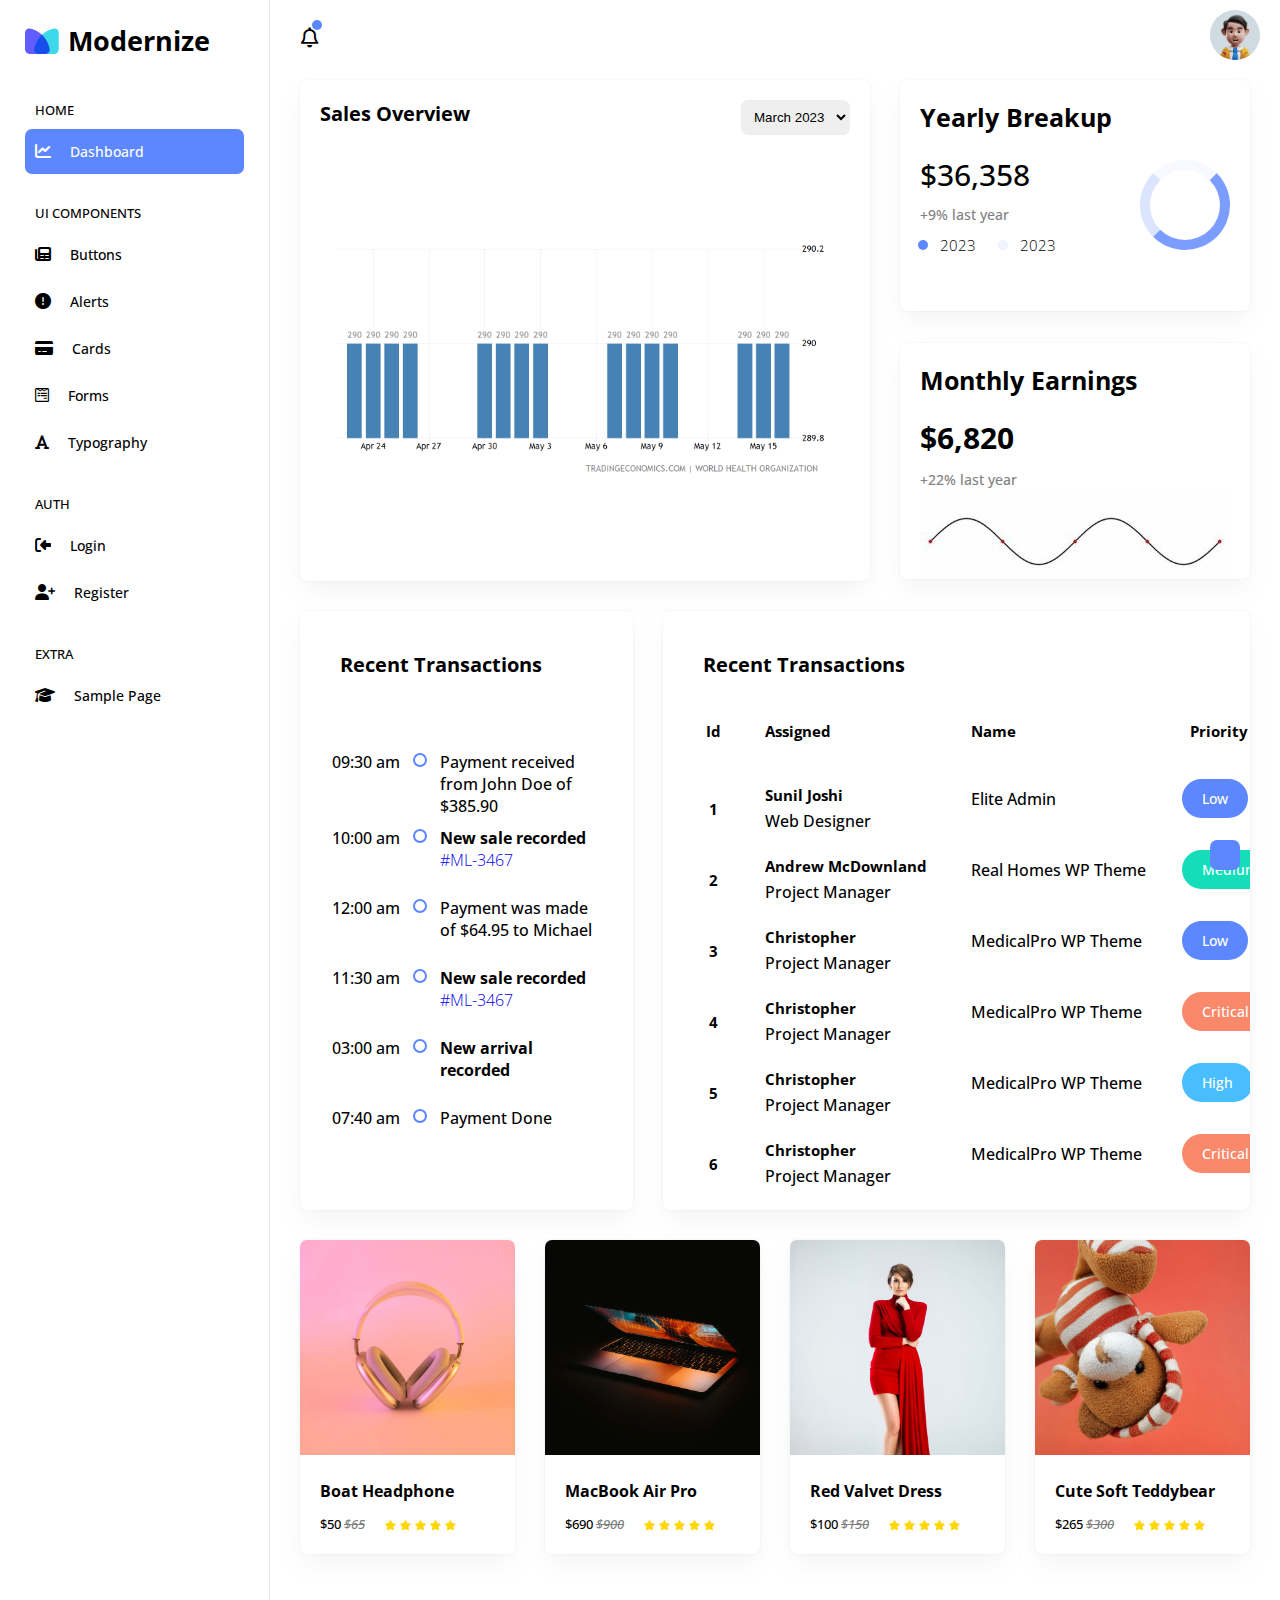
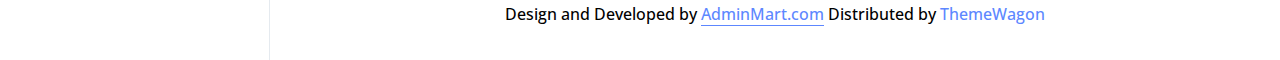
<file: index.html>
<!DOCTYPE html>
<html lang="en">
<head>
    <meta charset="utf-8">
    <meta http-equiv="X-UA-Compatible" content="IE=edge" />
    <meta name="viewport" content="width=device-width, initial-scale=1.0" />
    <title>Modernize</title>
    <!-- *Font Awesome -->
    <link rel="stylesheet" href="css/all.min.css">
    <!-- *Css الملف الاساسي بتاع ال  -->
    <link rel="stylesheet" href="css/main.css">
     <!-- *Google Font -->
     <link rel="preconnect" href="https://fonts.googleapis.com">
     <link rel="preconnect" href="https://fonts.gstatic.com" crossorigin>
     <link href="https://fonts.googleapis.com/css2?family=Open+Sans:ital,wght@0,300;0,400;0,500;0,600;0,700;0,800;1,300;1,400;1,500;1,600;1,700;1,800&display=swap" rel="stylesheet">
</head>
<body>
    <div class="page">
        <!-- Start Links -->
        <div class="links">
            <div class="imge">
                <img src="img/favicon.png" alt="">
                <span>Modernize</span>
            </div>
            <div class="link">
                <ul>
                    <li class="one">HOME</li>
                    <li class="two">
                        <a class="active" href="index.html">
                            <i class="fa-solid fa-chart-line"></i>
                            <span>Dashboard</span>
                        </a>
                    </li>
                    <li class="three">UI COMPONENTS</li>
                    <li class="four">
                        <a href="button.html">
                            <i class="fa-solid fa-newspaper"></i>
                            <span>Buttons</span>
                        </a>
                    </li>
                    <li class="five">
                        <a href="alert.html">
                            <i class="fa-solid fa-circle-exclamation"></i>
                            <span>Alerts</span>
                        </a>
                    </li>
                    <li class="six">
                        <a href="card.html">
                            <i class="fa-solid fa-credit-card"></i>
                            <span>Cards</span>
                        </a>
                    </li>
                    <li class="seven">
                        <a href="form.html">
                            <i class="fa-brands fa-wpforms"></i>
                            <span>Forms</span>
                        </a>
                    </li>
                    <li class="font">
                        <a href="typ.html">
                            <i class="fa-solid fa-font"></i>
                            <span>Typography</span>
                        </a>
                    </li>
                    <li class="auth">AUTH</li>
                    <li class="bracket">
                        <a href="log.html">
                            <i class="fa-solid fa-right-to-bracket fa-flip-horizontal"></i>
                            <span>Login</span>
                        </a>
                    </li>
                    <li class="plus">
                        <a href="add.html">
                            <i class="fa-solid fa-user-plus"></i>
                            <span>Register</span>
                        </a>
                    </li>
                    <li class="extra">EXTRA</li>
                    <li class="solid">
                        <a href="simpel.html">
                            <i class="fa-solid fa-graduation-cap fa-fw"></i>
                            <span>Sample Page</span>
                        </a>
                    </li>
                </ul>
            </div>
        </div>
        <!-- End Links -->
        <div class="body">
                <div class="box-one">
                    <div class="icon">
                        <i class="fa-regular fa-bell fa-lg"></i>
                    </div>
                    <div class="info">
                        <img src="img/user-1.jpg" alt="">
                    </div>
                </div>
                <!-- ٍStart Page  -->
                <div class="did">
                    <div class="box">
                        <div class="info-one">
                            <h5>Sales Overview</h5>
                        </div>
                        <div class="info-two">
                            <select>
                                <option>March 2023</option>
                                <option>April 2023</option>
                                <option>May 2023</option>
                                <option>June 2023</option>
                            </select>
                        </div>
                        <div class="info-three">
                            <img src="img/togo-coronavirus-deaths@2x.png" alt="">
                        </div>
                    </div>
                    <div class="per">
                        <div class="box-two">
                            <h5>Yearly Breakup</h5>
                            <span class="one">$36,358</span>
                            <span class="two">+9% last year</span>
                            <span class="none">2023</span>
                            <span class="none-two">2023</span>
                            <div class="cr"></div>
                        </div>
                        <div class="box-three">
                            <h4>Monthly Earnings</h4>
                            <h5>$6,820</h5>
                            <span>+22% last year</span>
                            <img src="img/OIP.jpg" alt="">
                        </div>
                    </div>
                </div>
                <div class="padding">
                    <div class="did-two">
                        <div class="head">
                        <h5>Recent Transactions</h5>
                    </div>
                    <ul>
                        <li>
                            <div class="all-time one">
                                09:30 am
                            </div>
                            <div class="all-span blue">
                                <span></span>
                                <span></span>
                            </div>
                            <div class="all-info text-one">
                                Payment received from John Doe of $385.90
                            </div>
                        </li>
                        <li>
                            <div class="all-time two">
                                10:00 am
                            </div>
                            <div class="all-span blue-two">
                                <span></span>
                                <span></span>
                            </div>
                            <div class="all-info text-two">
                                New sale recorded
                                <a href="#">#ML-3467</a>
                            </div>
                        </li>
                        <li>
                            <div class="all-time three">
                                12:00 am
                            </div>
                            <div class="all-span green">
                                <span></span>
                                <span></span>
                            </div>
                            <div class="all-info text-three">
                                Payment was made of $64.95 to Michael
                            </div>
                        </li>
                        <li>
                            <div class="all-time four">
                                11:30 am
                            </div>
                            <div class="all-span orang">
                                <span></span>
                                <span></span>
                            </div>
                            <div class="all-info text-four">
                                New sale recorded
                                <a href="#">#ML-3467</a>
                            </div>
                        </li>
                        <li>
                            <div class="all-time five">
                                03:00 am
                            </div>
                            <div class="all-span red">
                                <span></span>
                                <span></span>
                            </div>
                            <div class="all-info text-five">
                                New arrival recorded
                            </div>
                        </li>
                        <li>
                            <div class="all-time six">
                                07:40 am
                            </div>
                            <div class="all-span green-two">
                                <span></span>
                                <span></span>
                            </div>
                            <div class="all-info text-six">
                                Payment Done
                            </div>
                        </li>
                    </ul>
                </div>
                <div class="did-three">
                    <div class="uesr">
                        <h5>Recent Transactions</h5>
                    </div>
                    <div class="tab">
                        <table>
                            <thead>
                                <tr>
                                    <td><h5>Id</h5></td>
                                    <td><h5>Assigned</h5></td>
                                    <td><h5>Name</h5></td>
                                    <td><h5>Priority</h5></td>
                                    <td><h5>Budget</h5></td>
                                </tr>
                            </thead>
                            <tbody>
                                <tr>
                                    <td><h5 class="num">1</h5></td>
                                    <td><h5 class="yes">Sunil Joshi</h5><span class="no">Web Designer</span></td>
                                    <td><span>Elite Admin</span></td>
                                    <td><span class="blue">Low</span></td>
                                    <td><span>$3.9K</span></td>
                                </tr>
                                <tr>
                                    <td><h5 class="num-1">2</h5></td>
                                    <td><h5 class="yes">Andrew McDownland</h5><span class="no">Project Manager</span></td>
                                    <td><span>Real Homes WP Theme</span></td>                                    
                                    <td><span class="red">Medium</span></td>
                                    <td><span>$24.5K</span></td>
                                </tr>
                                <tr>
                                    <td><h5 class="num-1">3</h5></td>
                                    <td><h5 class="yes">Christopher</h5><span class="no">Project Manager</span></td>
                                    <td><span>MedicalPro WP Theme</span></td>
                                    <td><span class="blue">Low</span></td>
                                    <td><span>$12.8k</span></td>
                                </tr>
                                <tr>
                                    <td><h5 class="num-1">4</h5></td>
                                    <td><h5 class="yes">Christopher</h5><span class="no">Project Manager</span></td>
                                    <td><span>MedicalPro WP Theme</span></td>
                                    <td><span class="green">Critical</span></td>
                                    <td><span>$43.8k</span></td>
                                </tr>
                                <tr>
                                    <td><h5 class="num-1">5</h5></td>
                                    <td><h5 class="yes">Christopher</h5><span class="no">Project Manager</span></td>
                                    <td><span>MedicalPro WP Theme</span></td>
                                    <td><span class="black">High</span></td>
                                    <td><span>$33.8k</span></td>
                                </tr>
                                <tr>
                                    <td><h5 class="num-1">6</h5></td>
                                    <td><h5 class="yes">Christopher</h5><span class="no">Project Manager</span></td>
                                    <td><span>MedicalPro WP Theme</span></td>
                                    <td><span class="green">Critical</span></td>
                                    <td><span>$22.8k</span></td>
                                </tr>
                            </tbody>
                        </table>
                    </div>
                </div>
            </div>
            <div class="boxs">
                <div class="boxs-one">
                    <div class="imgs">
                        <img src="img/s4.jpg" alt="">
                    </div>
                    <div class="info">
                        <h5>Boat Headphone</h5>
                        <span>$50 <em>$65</em></span>
                        <i class="fas fa-star"></i>
                        <i class="fas fa-star"></i>
                        <i class="fas fa-star"></i>
                        <i class="fas fa-star"></i>
                        <i class="fas fa-star"></i>
                    </div>
                </div>

                <div class="boxs-one">
                    <div class="imgs">
                        <img src="img/s5.jpg" alt="">
                    </div>
                    <div class="info">
                        <h5>MacBook Air Pro</h5>
                        <span>$690 <em>$900</em></span>
                        <i class="fas fa-star"></i>
                        <i class="fas fa-star"></i>
                        <i class="fas fa-star"></i>
                        <i class="fas fa-star"></i>
                        <i class="fas fa-star"></i>
                    </div>
                </div>

                <div class="boxs-one">
                    <div class="imgs">
                        <img src="img/s7.jpg" alt="">
                    </div>
                    <div class="info">
                        <h5>Red Valvet Dress</h5>
                        <span>$100 <em>$150</em></span>
                        <i class="fas fa-star"></i>
                        <i class="fas fa-star"></i>
                        <i class="fas fa-star"></i>
                        <i class="fas fa-star"></i>
                        <i class="fas fa-star"></i>
                    </div>
                </div>

                <div class="boxs-one">
                    <div class="imgs">
                        <img src="img/s11.jpg" alt="">
                    </div>
                    <div class="info">
                        <h5>Cute Soft Teddybear</h5>
                        <span>$265 <em>$300</em></span>
                        <i class="fas fa-star"></i>
                        <i class="fas fa-star"></i>
                        <i class="fas fa-star"></i>
                        <i class="fas fa-star"></i>
                        <i class="fas fa-star"></i>
                    </div>
                </div>
            </div>
                <!-- ٍEnd Page  -->
                <footer>
                    <p>
                        Design and Developed by 
                        <a href="#">AdminMart.com</a>
                        Distributed by
                        <a href="#"> ThemeWagon</a>
                    </p>
                </footer>
            </div>
        </div>
</body>
</html>
</file>
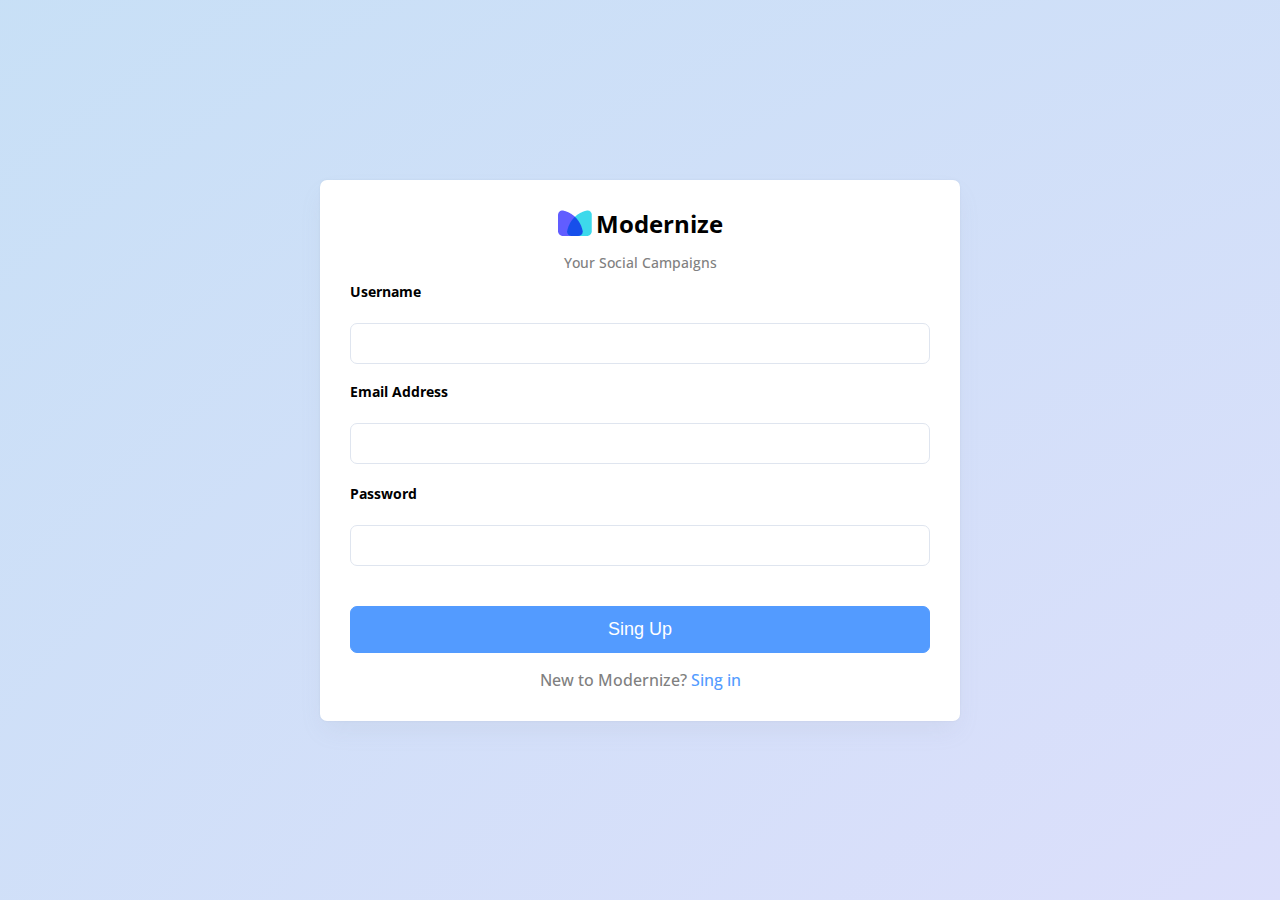
<file: add.html>
<!DOCTYPE html>
<html lang="en">
<head>
    <meta charset="utf-8">
    <meta http-equiv="X-UA-Compatible" content="IE=edge" />
    <meta name="viewport" content="width=device-width, initial-scale=1.0" />
    <title>Modernize</title>
    <!-- *Font Awesome -->
    <link rel="stylesheet" href="css/all.min.css">
    <!-- *Css الملف الاساسي بتاع ال  -->
    <link rel="stylesheet" href="css/main.css">
     <!-- *Google Font -->
     <link rel="preconnect" href="https://fonts.googleapis.com">
     <link rel="preconnect" href="https://fonts.gstatic.com" crossorigin>
     <link href="https://fonts.googleapis.com/css2?family=Open+Sans:ital,wght@0,300;0,400;0,500;0,600;0,700;0,800;1,300;1,400;1,500;1,600;1,700;1,800&display=swap" rel="stylesheet">
</head>
<body>
    <div class="page-one">
        <div class="dod">
            <div class="stop">
                <div class="box-one">
                    <a href="index.html">
                        <img src="img/favicon.png" alt="">
                        <h5>Modernize</h5>
                    </a>
                        <span>Your Social Campaigns</span>
                </div>
                <div class="box-three">
                    <form>
                        <label class="l-1" for="text">Username</label> <br>
                        <input class="text" type="url" name="name" id="text">
                        <label class="l-3" for="emill">Email Address</label> <br>
                        <input class="em" type="email" name="emill" id="emill">
                        <label class="l-2" for="pass">Password</label> <br>
                        <input class="pass" type="password" name="password" id="pass">
                        <input class="sub" type="submit" value="Sing Up">
                        <p>New to Modernize? <a href="log.html">Sing in</a></p>
                    </form>
                </div>
                </div>
            </div>
        </div>
    </div>
</body>
</html>
</file>
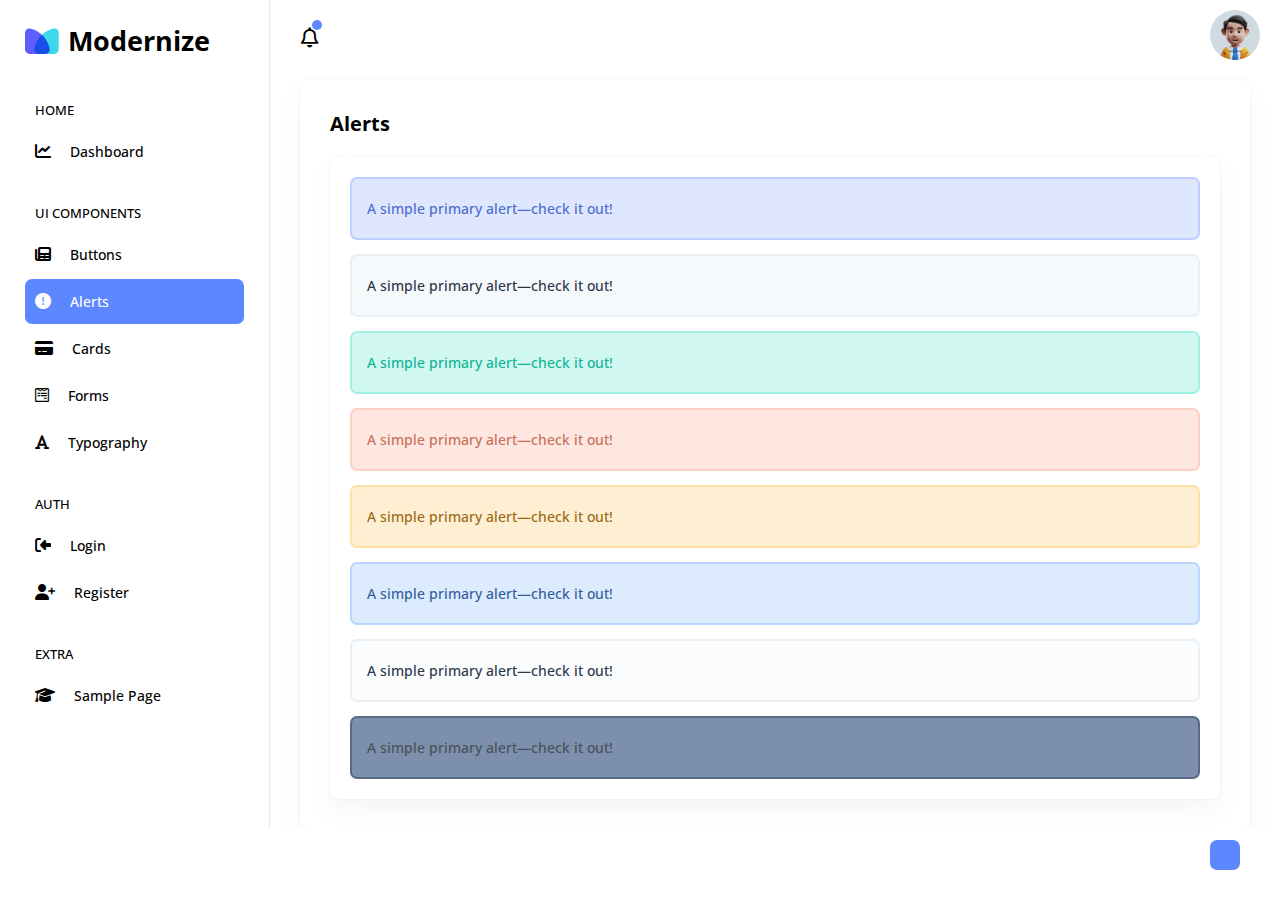
<file: alert.html>
<!DOCTYPE html>
<html lang="en">
<head>
    <meta charset="utf-8">
    <meta http-equiv="X-UA-Compatible" content="IE=edge" />
    <meta name="viewport" content="width=device-width, initial-scale=1.0" />
    <title>Modernize</title>
    <!-- *Font Awesome -->
    <link rel="stylesheet" href="css/all.min.css">
    <!-- *Css الملف الاساسي بتاع ال  -->
    <link rel="stylesheet" href="css/main.css">
     <!-- *Google Font -->
     <link rel="preconnect" href="https://fonts.googleapis.com">
     <link rel="preconnect" href="https://fonts.gstatic.com" crossorigin>
     <link href="https://fonts.googleapis.com/css2?family=Open+Sans:ital,wght@0,300;0,400;0,500;0,600;0,700;0,800;1,300;1,400;1,500;1,600;1,700;1,800&display=swap" rel="stylesheet">
</head>
<body>
    <div class="page">
        <!-- Start Links -->
        <div class="links">
            <div class="imge">
                <img src="img/favicon.png" alt="">
                <span>Modernize</span>
            </div>
            <div class="link">
                <ul>
                    <li class="one">HOME</li>
                    <li class="two">
                        <a href="index.html">
                            <i class="fa-solid fa-chart-line"></i>
                            <span>Dashboard</span>
                        </a>
                    </li>
                    <li class="three">UI COMPONENTS</li>
                    <li class="four">
                        <a href="button.html">
                            <i class="fa-solid fa-newspaper"></i>
                            <span>Buttons</span>
                        </a>
                    </li>
                    <li class="five">
                        <a  class="active" href="alert.html">
                            <i class="fa-solid fa-circle-exclamation"></i>
                            <span>Alerts</span>
                        </a>
                    </li>
                    <li class="six">
                        <a href="card.html">
                            <i class="fa-solid fa-credit-card"></i>
                            <span>Cards</span>
                        </a>
                    </li>
                    <li class="seven">
                        <a href="form.html">
                            <i class="fa-brands fa-wpforms"></i>
                            <span>Forms</span>
                        </a>
                    </li>
                    <li class="font">
                        <a href="typ.html">
                            <i class="fa-solid fa-font"></i>
                            <span>Typography</span>
                        </a>
                    </li>
                    <li class="auth">AUTH</li>
                    <li class="bracket">
                        <a href="log.html">
                            <i class="fa-solid fa-right-to-bracket fa-flip-horizontal"></i>
                            <span>Login</span>
                        </a>
                    </li>
                    <li class="plus">
                        <a href="add.html">
                            <i class="fa-solid fa-user-plus"></i>
                            <span>Register</span>
                        </a>
                    </li>
                    <li class="extra">EXTRA</li>
                    <li class="solid">
                        <a href="simpel.html">
                            <i class="fa-solid fa-graduation-cap fa-fw"></i>
                            <span>Sample Page</span>
                        </a>
                    </li>
                </ul>
            </div>
        </div>
        <!-- End Links -->
        <div class="body">
                <div class="box-one">
                    <div class="icon">

                        <i class="fa-regular fa-bell fa-lg"></i>
                    </div>
                    <div class="info">
                        <img src="img/user-1.jpg" alt="">
                    </div>
                </div>
                <!-- ٍStart Page  -->
                <div class="alerts">
                    <div class="alert">
                        <div class="head-one">
                            <h5>Alerts</h5>
                        </div>
                        <div class="divs">
                            <p class="d-1">A simple primary alert—check it out!</p>
                            <p class="d-2">A simple primary alert—check it out!</p>
                            <p class="d-3">A simple primary alert—check it out!</p>
                            <p class="d-4">A simple primary alert—check it out!</p>
                            <p class="d-5">A simple primary alert—check it out!</p>
                            <p class="d-6">A simple primary alert—check it out!</p>
                            <p class="d-7">A simple primary alert—check it out!</p>
                            <p class="d-8">A simple primary alert—check it out!</p>
                        </div>
                    </div>
                </div>
            </div>
        </div>
</body>
</html>
</file>
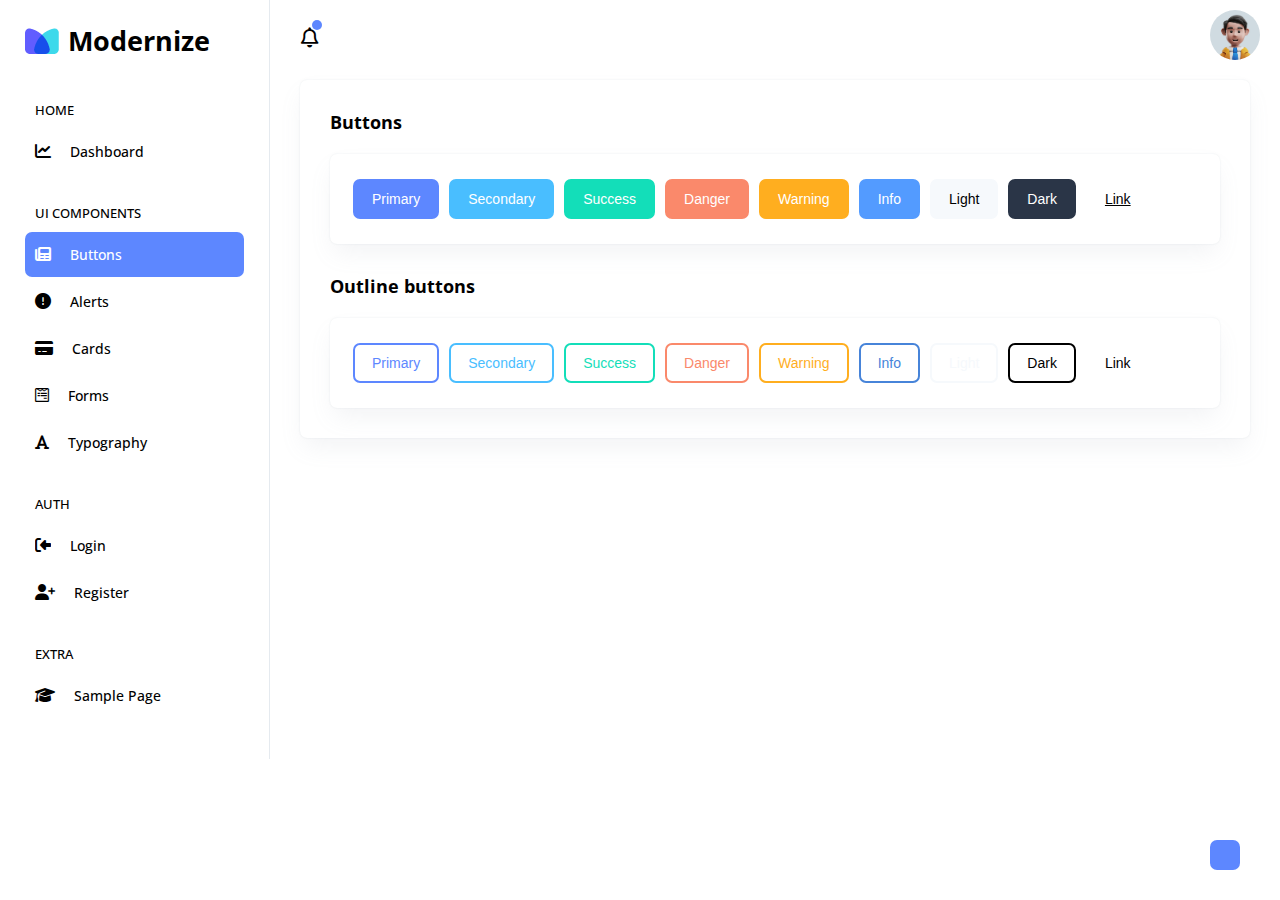
<file: button.html>
<!DOCTYPE html>
<html lang="en">
<head>
    <meta charset="utf-8">
    <meta http-equiv="X-UA-Compatible" content="IE=edge" />
    <meta name="viewport" content="width=device-width, initial-scale=1.0" />
    <title>Modernize</title>
    <!-- *Font Awesome -->
    <link rel="stylesheet" href="css/all.min.css">
    <!-- *Css الملف الاساسي بتاع ال  -->
    <link rel="stylesheet" href="css/main.css">
     <!-- *Google Font -->
     <link rel="preconnect" href="https://fonts.googleapis.com">
     <link rel="preconnect" href="https://fonts.gstatic.com" crossorigin>
     <link href="https://fonts.googleapis.com/css2?family=Open+Sans:ital,wght@0,300;0,400;0,500;0,600;0,700;0,800;1,300;1,400;1,500;1,600;1,700;1,800&display=swap" rel="stylesheet">
</head>
<body>
    <div class="page">
        <!-- Start Links -->
        <div class="links">
            <div class="imge">
                <img src="img/favicon.png" alt="">
                <span>Modernize</span>
            </div>
            <div class="link">
                <ul>
                    <li class="one">HOME</li>
                    <li class="two">
                        <a href="index.html">
                            <i class="fa-solid fa-chart-line"></i>
                            <span>Dashboard</span>
                        </a>
                    </li>
                    <li class="three">UI COMPONENTS</li>
                    <li class="four">
                        <a class="active" href="button.html">
                            <i class="fa-solid fa-newspaper"></i>
                            <span>Buttons</span>
                        </a>
                    </li>
                    <li class="five">
                        <a href="alert.html">
                            <i class="fa-solid fa-circle-exclamation"></i>
                            <span>Alerts</span>
                        </a>
                    </li>
                    <li class="six">
                        <a href="card.html">
                            <i class="fa-solid fa-credit-card"></i>
                            <span>Cards</span>
                        </a>
                    </li>
                    <li class="seven">
                        <a href="form.html">
                            <i class="fa-brands fa-wpforms"></i>
                            <span>Forms</span>
                        </a>
                    </li>
                    <li class="font">
                        <a href="typ.html">
                            <i class="fa-solid fa-font"></i>
                            <span>Typography</span>
                        </a>
                    </li>
                    <li class="auth">AUTH</li>
                    <li class="bracket">
                        <a href="log.html">
                            <i class="fa-solid fa-right-to-bracket fa-flip-horizontal"></i>
                            <span>Login</span>
                        </a>
                    </li>
                    <li class="plus">
                        <a href="add.html">
                            <i class="fa-solid fa-user-plus"></i>
                            <span>Register</span>
                        </a>
                    </li>
                    <li class="extra">EXTRA</li>
                    <li class="solid">
                        <a href="simpel.html">
                            <i class="fa-solid fa-graduation-cap fa-fw"></i>
                            <span>Sample Page</span>
                        </a>
                    </li>
                </ul>
            </div>
        </div>
        <!-- End Links -->
        <div class="body">
                <div class="box-one">
                    <div class="icon">

                        <i class="fa-regular fa-bell fa-lg"></i>
                    </div>
                    <div class="info">
                        <img src="img/user-1.jpg" alt="">
                    </div>
                </div>
                <!-- ٍStart Page  -->
                <div class="all-buttons">
                    <div class="buttons">
                        <div class="head-one">
                            <h5>Buttons</h5>
                        </div>
                        <div class="btn-one">
                            <button class="bt-1">Primary</button>
                            <button class="bt-2">Secondary</button>
                            <button class="bt-3">Success</button>
                            <button class="bt-4">Danger</button>
                            <button class="bt-5">Warning</button>
                            <button class="bt-6">Info</button>
                            <button class="bt-7">Light</button>
                            <button class="bt-8">Dark</button>
                            <button class="bt-9">Link</button> 
                        </div>
                        <div class="head-two">
                            <h5>Outline buttons</h5>
                        </div>
                        <div class="btn-two">
                            <button class="bt-11">Primary</button>
                            <button class="bt-22">Secondary</button>
                            <button class="bt-33">Success</button>
                            <button class="bt-44">Danger</button>
                            <button class="bt-55">Warning</button>
                            <button class="bt-66">Info</button>
                            <button class="bt-77">Light</button>
                            <button class="bt-88">Dark</button>
                            <button class="bt-99">Link</button> 
                        </div>
                    </div>
                </div>
            </div>
        </div>
</body>
</html>
</file>
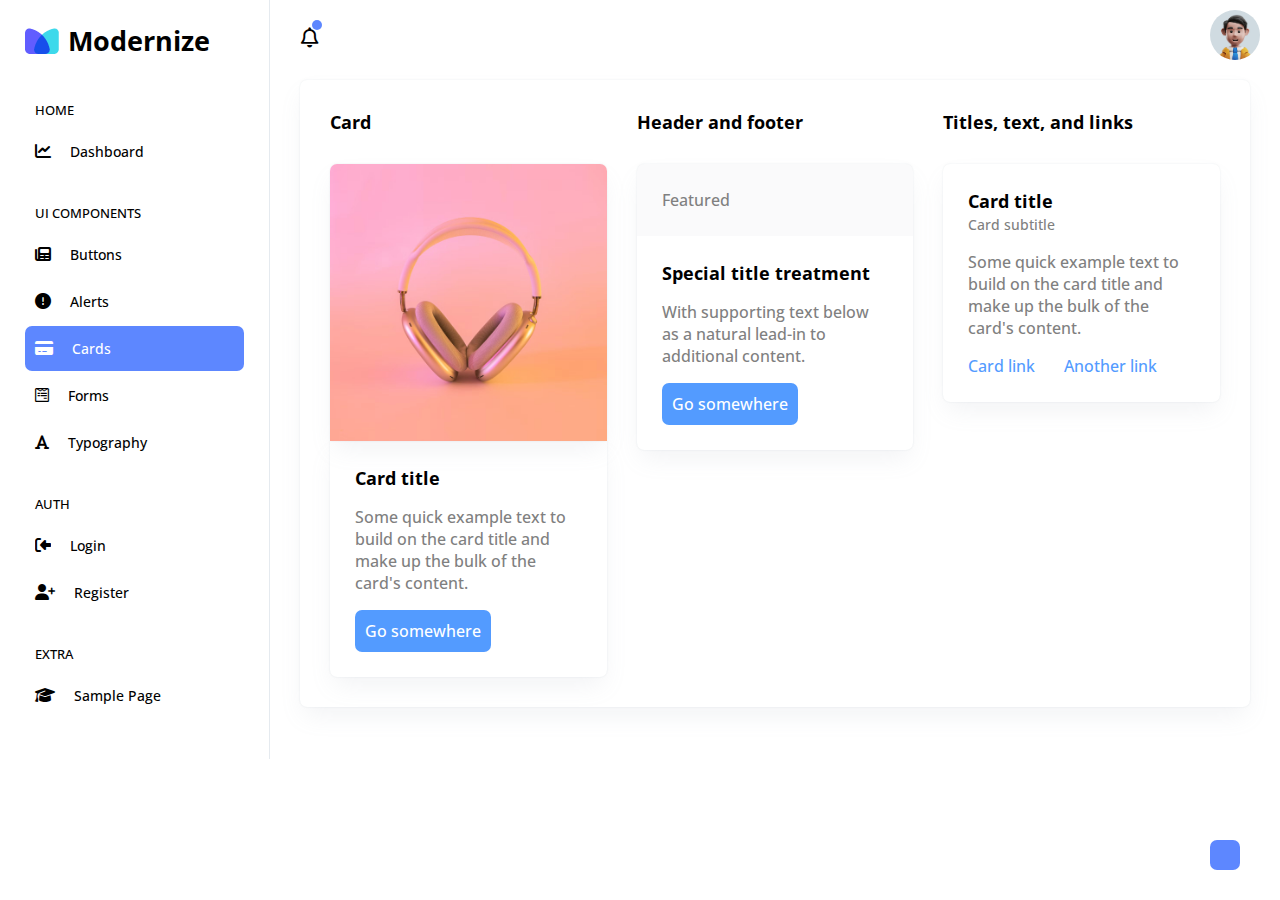
<file: card.html>
<!DOCTYPE html>
<html lang="en">
<head>
    <meta charset="utf-8">
    <meta http-equiv="X-UA-Compatible" content="IE=edge" />
    <meta name="viewport" content="width=device-width, initial-scale=1.0" />
    <title>Modernize</title>
    <!-- *Font Awesome -->
    <link rel="stylesheet" href="css/all.min.css">
    <!-- *Css الملف الاساسي بتاع ال  -->
    <link rel="stylesheet" href="css/main.css">
     <!-- *Google Font -->
     <link rel="preconnect" href="https://fonts.googleapis.com">
     <link rel="preconnect" href="https://fonts.gstatic.com" crossorigin>
     <link href="https://fonts.googleapis.com/css2?family=Open+Sans:ital,wght@0,300;0,400;0,500;0,600;0,700;0,800;1,300;1,400;1,500;1,600;1,700;1,800&display=swap" rel="stylesheet">
</head>
<body>
    <div class="page">
        <!-- Start Links -->
        <div class="links">
            <div class="imge">
                <img src="img/favicon.png" alt="">
                <span>Modernize</span>
            </div>
            <div class="link">
                <ul>
                    <li class="one">HOME</li>
                    <li class="two">
                        <a href="index.html">
                            <i class="fa-solid fa-chart-line"></i>
                            <span>Dashboard</span>
                        </a>
                    </li>
                    <li class="three">UI COMPONENTS</li>
                    <li class="four">
                        <a href="button.html">
                            <i class="fa-solid fa-newspaper"></i>
                            <span>Buttons</span>
                        </a>
                    </li>
                    <li class="five">
                        <a  href="alert.html">
                            <i class="fa-solid fa-circle-exclamation"></i>
                            <span>Alerts</span>
                        </a>
                    </li>
                    <li class="six">
                        <a class="active" class="active"  href="card.html">
                            <i class="fa-solid fa-credit-card"></i>
                            <span>Cards</span>
                        </a>
                    </li>
                    <li class="seven">
                        <a href="form.html">
                            <i class="fa-brands fa-wpforms"></i>
                            <span>Forms</span>
                        </a>
                    </li>
                    <li class="font">
                        <a href="typ.html">
                            <i class="fa-solid fa-font"></i>
                            <span>Typography</span>
                        </a>
                    </li>
                    <li class="auth">AUTH</li>
                    <li class="bracket">
                        <a href="log.html">
                            <i class="fa-solid fa-right-to-bracket fa-flip-horizontal"></i>
                            <span>Login</span>
                        </a>
                    </li>
                    <li class="plus">
                        <a href="add.html">
                            <i class="fa-solid fa-user-plus"></i>
                            <span>Register</span>
                        </a>
                    </li>
                    <li class="extra">EXTRA</li>
                    <li class="solid">
                        <a href="simpel.html">
                            <i class="fa-solid fa-graduation-cap fa-fw"></i>
                            <span>Sample Page</span>
                        </a>
                    </li>
                </ul>
            </div>
        </div>
        <!-- End Links -->
        <div class="body">
                <div class="box-one">
                    <div class="icon">

                        <i class="fa-regular fa-bell fa-lg"></i>
                    </div>
                    <div class="info">
                        <img src="img/user-1.jpg" alt="">
                    </div>
                </div>
                <!-- ٍStart Page  -->
                <div class="cards">
                    <div class="card">
                        <div class="card-one">
                            <div class="head-one">
                                <h5>Card</h5>
                            </div>
                            <div class="img">
                                <img src="img/s4.jpg" alt="">
                            </div>
                            <div class="info">
                                <h5>Card title</h5>
                                <p>Some quick example text to build on the card title and make up the bulk of the card's content.</p>
                                <a href="#">Go somewhere</a>
                            </div>
                        </div>
                        <div class="card-two">
                            <div class="head-one">
                                <h5>Header and footer</h5>
                            </div>
                            <div class="info-one">
                                <div class="span">Featured</div>
                                <div class="span-one">
                                    <h5>Special title treatment</h5>
                                    <p>With supporting text below as a natural lead-in to additional content.</p>
                                    <a href="#">Go somewhere</a>
                                </div>
                            </div>
                        </div>
                        <div class="card-three">
                            <div class="head-one">
                                <h5>Titles, text, and links</h5>
                            </div>
                            <div class="span-two">
                                <h5>Card title</h5>
                                <span>Card subtitle</span>
                                <p>Some quick example text to build on the card title and make up the bulk of the card's content.</p>
                                <a href="#">Card link</a>
                                <a href="#">Another link</a>
                            </div>
                        </div>
                    </div>
                </div>
            </div>
        </div>
</body>
</html>
</file>
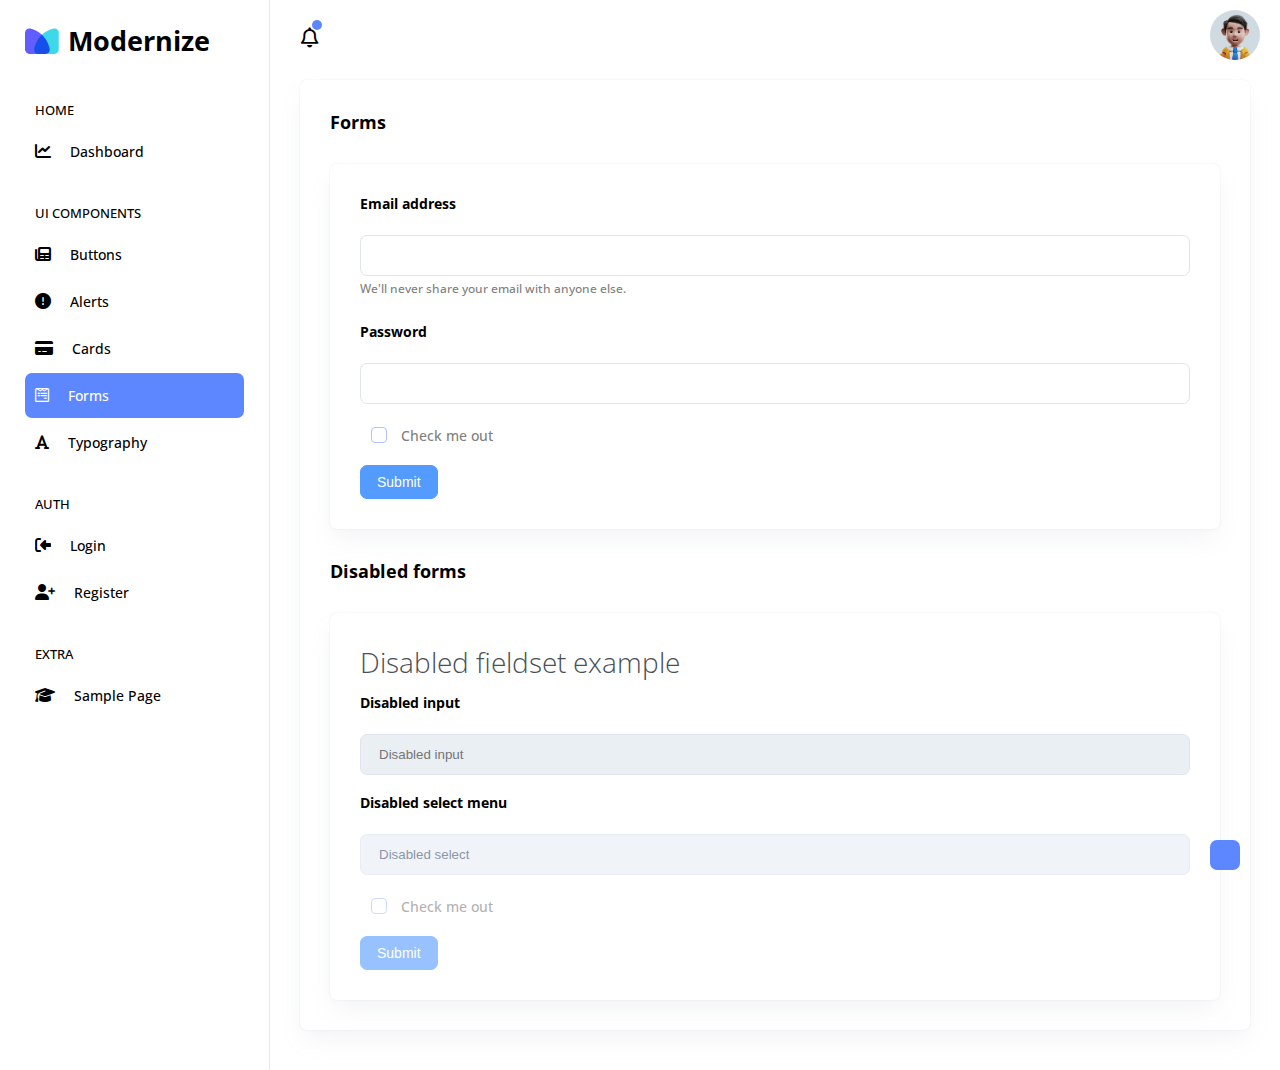
<file: form.html>
<!DOCTYPE html>
<html lang="en">
<head>
    <meta charset="utf-8">
    <meta http-equiv="X-UA-Compatible" content="IE=edge" />
    <meta name="viewport" content="width=device-width, initial-scale=1.0" />
    <title>Modernize</title>
    <!-- *Font Awesome -->
    <link rel="stylesheet" href="css/all.min.css">
    <!-- *Css الملف الاساسي بتاع ال  -->
    <link rel="stylesheet" href="css/main.css">
     <!-- *Google Font -->
     <link rel="preconnect" href="https://fonts.googleapis.com">
     <link rel="preconnect" href="https://fonts.gstatic.com" crossorigin>
     <link href="https://fonts.googleapis.com/css2?family=Open+Sans:ital,wght@0,300;0,400;0,500;0,600;0,700;0,800;1,300;1,400;1,500;1,600;1,700;1,800&display=swap" rel="stylesheet">
</head>
<body>
    <div class="page">
        <!-- Start Links -->
        <div class="links">
            <div class="imge">
                <img src="img/favicon.png" alt="">
                <span>Modernize</span>
            </div>
            <div class="link">
                <ul>
                    <li class="one">HOME</li>
                    <li class="two">
                        <a href="index.html">
                            <i class="fa-solid fa-chart-line"></i>
                            <span>Dashboard</span>
                        </a>
                    </li>
                    <li class="three">UI COMPONENTS</li>
                    <li class="four">
                        <a href="button.html">
                            <i class="fa-solid fa-newspaper"></i>
                            <span>Buttons</span>
                        </a>
                    </li>
                    <li class="five">
                        <a  href="alert.html">
                            <i class="fa-solid fa-circle-exclamation"></i>
                            <span>Alerts</span>
                        </a>
                    </li>
                    <li class="six">
                        <a href="card.html">
                            <i class="fa-solid fa-credit-card"></i>
                            <span>Cards</span>
                        </a>
                    </li>
                    <li class="seven">
                        <a class="active" href="form.html">
                            <i class="fa-brands fa-wpforms"></i>
                            <span>Forms</span>
                        </a>
                    </li>
                    <li class="font">
                        <a href="typ.html">
                            <i class="fa-solid fa-font"></i>
                            <span>Typography</span>
                        </a>
                    </li>
                    <li class="auth">AUTH</li>
                    <li class="bracket">
                        <a href="log.html">
                            <i class="fa-solid fa-right-to-bracket fa-flip-horizontal"></i>
                            <span>Login</span>
                        </a>
                    </li>
                    <li class="plus">
                        <a href="add.html">
                            <i class="fa-solid fa-user-plus"></i>
                            <span>Register</span>
                        </a>
                    </li>
                    <li class="extra">EXTRA</li>
                    <li class="solid">
                        <a href="simpel.html">
                            <i class="fa-solid fa-graduation-cap fa-fw"></i>
                            <span>Sample Page</span>
                        </a>
                    </li>
                </ul>
            </div>
        </div>
        <!-- End Links -->
        <div class="body">
                <div class="box-one">
                    <div class="icon">

                        <i class="fa-regular fa-bell fa-lg"></i>
                    </div>
                    <div class="info">
                        <img src="img/user-1.jpg" alt="">
                    </div>
                </div>
                <!-- ٍStart Page  -->
                <div class="forms">
                    <div class="form">
                        <div class="head-one">
                            <h5>Forms</h5>
                        </div>
                        <div class="form-one">
                            <form>
                                <label class="l-1" for="one">Email address</label> <br>
                                <input type="text" name="name" id="one" class="text">
                                <span>We'll never share your email with anyone else.</span>
                                <label class="l-2" for="two">Password</label> <br>
                                <input type="password" name="pass" id="two" class="pass">
                                <input type="checkbox" name="check" id="three" class="check">
                                <label  class="l-3" for="three">Check me out</label>
                                <input class="submit" type="submit" value="Submit">
                            </form>
                        </div>
                        <div class="head-one">
                            <h5>Disabled forms</h5>
                        </div>
                        <div class="form-two">
                            <h4>Disabled fieldset example</h4>
                            <form>
                                <label class="l-1" for="one">Disabled input</label> <br>
                                <input disabled type="text" name="name" id="one" class="text dis subb" placeholder="Disabled input"> <br>
                                <label class="l-2" for="two">Disabled select menu</label> <br>
                                <select name="op" id="two" class="pass dis" disabled>
                                    <option value="">Disabled select</option>
                                </select>
                                <input disabled type="checkbox" name="check sub" id="three" class="check">
                                <label  class="l-3 sub" for="three">Check me out</label>
                                <input disabled class="submit sub" type="submit" value="Submit">
                            </form>
                        </div>
                    </div>
                </div>
            </div>
        </div>
</body>
</html>
</file>
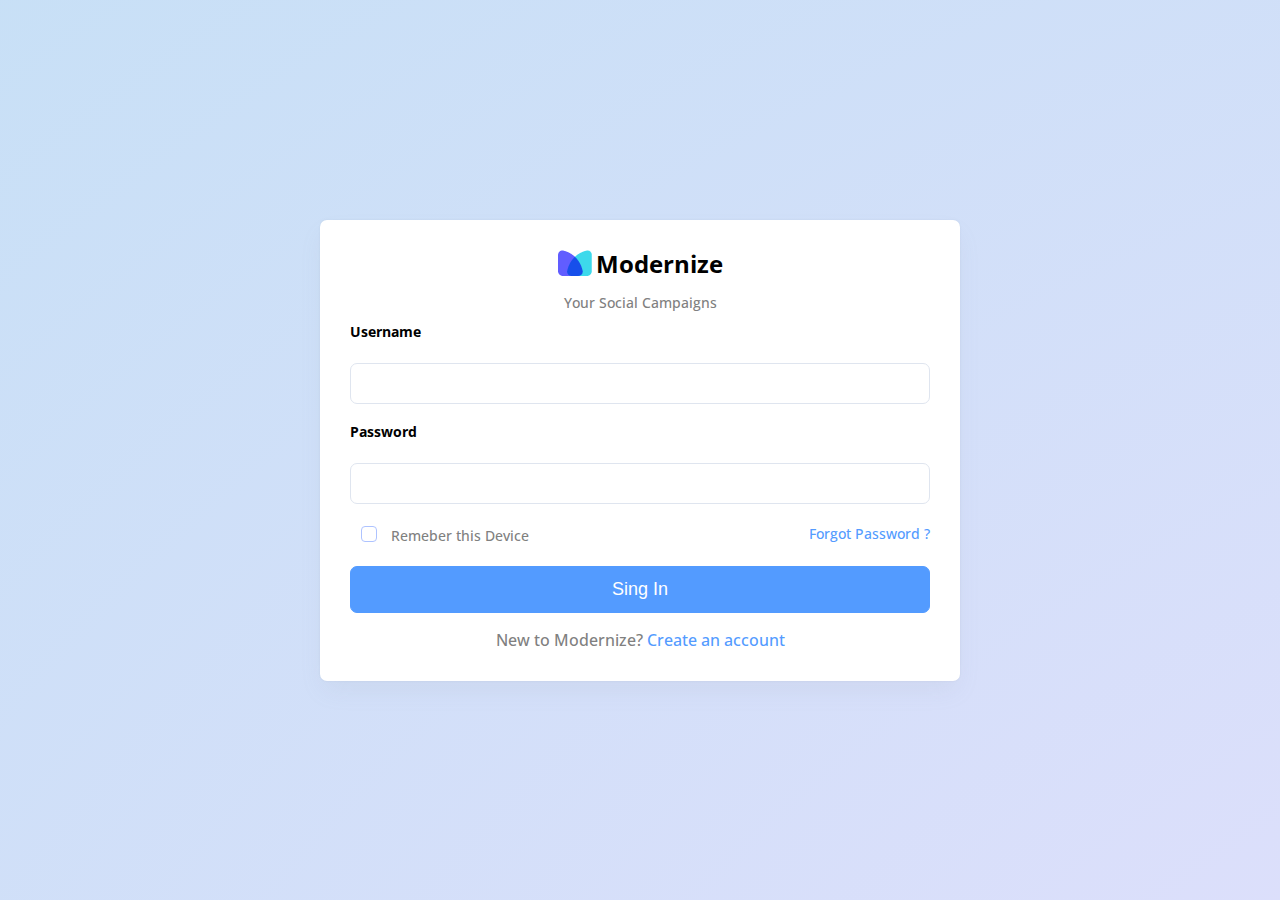
<file: log.html>
<!DOCTYPE html>
<html lang="en">
<head>
    <meta charset="utf-8">
    <meta http-equiv="X-UA-Compatible" content="IE=edge" />
    <meta name="viewport" content="width=device-width, initial-scale=1.0" />
    <title>Modernize</title>
    <!-- *Font Awesome -->
    <link rel="stylesheet" href="css/all.min.css">
    <!-- *Css الملف الاساسي بتاع ال  -->
    <link rel="stylesheet" href="css/main.css">
     <!-- *Google Font -->
     <link rel="preconnect" href="https://fonts.googleapis.com">
     <link rel="preconnect" href="https://fonts.gstatic.com" crossorigin>
     <link href="https://fonts.googleapis.com/css2?family=Open+Sans:ital,wght@0,300;0,400;0,500;0,600;0,700;0,800;1,300;1,400;1,500;1,600;1,700;1,800&display=swap" rel="stylesheet">
</head>
<body>
    <div class="page-one">
        <div class="dod">
            <div class="stop">
                <div class="box-one">
                    <a href="index.html">
                        <img src="img/favicon.png" alt="">
                        <h5>Modernize</h5>
                    </a>
                        <span>Your Social Campaigns</span>
                </div>
                <div class="box-two">
                    <form>
                        <label class="l-1" for="text">Username</label> <br>
                        <input class="text" type="url" name="name" id="text">
                        <label class="l-2" for="pass">Password</label> <br>
                        <input class="pass" type="password" name="password" id="pass">
                        <input class="ch" type="checkbox" name="" id="ch">
                        <label class="l-3" for="ch">Remeber this Device</label>
                        <a class="goo" href="index.html">Forgot Password ?</a>
                        <input class="sub" type="submit" value="Sing In">
                        <p>New to Modernize? <a href="add.html">Create an account</a></p>
                    </form>
                </div>
                </div>
            </div>
        </div>
    </div>
</body>
</html>
</file>
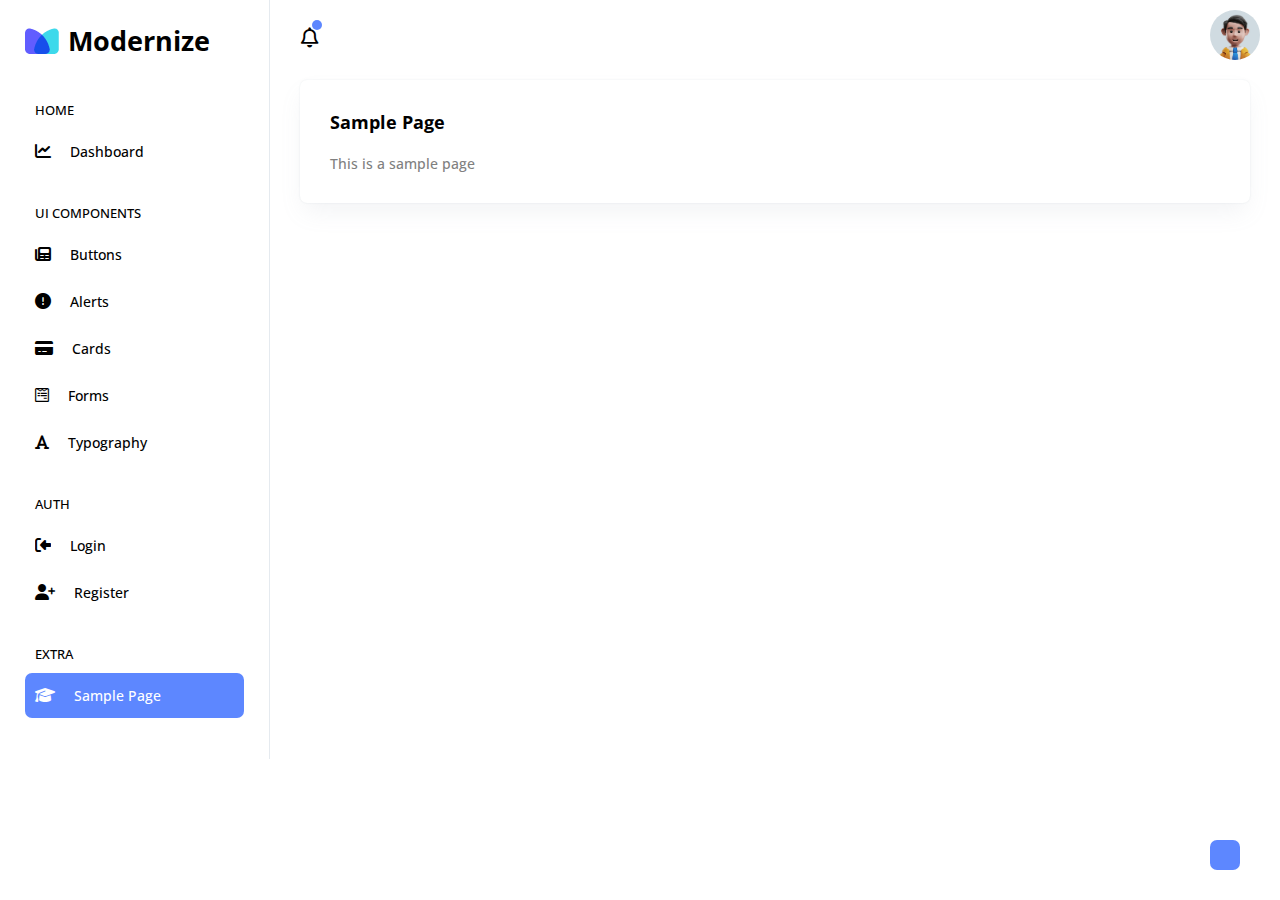
<file: simpel.html>
<!DOCTYPE html>
<html lang="en">
<head>
    <meta charset="utf-8">
    <meta http-equiv="X-UA-Compatible" content="IE=edge" />
    <meta name="viewport" content="width=device-width, initial-scale=1.0" />
    <title>Modernize</title>
    <!-- *Font Awesome -->
    <link rel="stylesheet" href="css/all.min.css">
    <!-- *Css الملف الاساسي بتاع ال  -->
    <link rel="stylesheet" href="css/main.css">
     <!-- *Google Font -->
     <link rel="preconnect" href="https://fonts.googleapis.com">
     <link rel="preconnect" href="https://fonts.gstatic.com" crossorigin>
     <link href="https://fonts.googleapis.com/css2?family=Open+Sans:ital,wght@0,300;0,400;0,500;0,600;0,700;0,800;1,300;1,400;1,500;1,600;1,700;1,800&display=swap" rel="stylesheet">
</head>
<body>
    <div class="page">
        <!-- Start Links -->
        <div class="links">
            <div class="imge">
                <img src="img/favicon.png" alt="">
                <span>Modernize</span>
            </div>
            <div class="link">
                <ul>
                    <li class="one">HOME</li>
                    <li class="two">
                        <a href="index.html">
                            <i class="fa-solid fa-chart-line"></i>
                            <span>Dashboard</span>
                        </a>
                    </li>
                    <li class="three">UI COMPONENTS</li>
                    <li class="four">
                        <a href="button.html">
                            <i class="fa-solid fa-newspaper"></i>
                            <span>Buttons</span>
                        </a>
                    </li>
                    <li class="five">
                        <a href="alert.html">
                            <i class="fa-solid fa-circle-exclamation"></i>
                            <span>Alerts</span>
                        </a>
                    </li>
                    <li class="six">
                        <a href="card.html">
                            <i class="fa-solid fa-credit-card"></i>
                            <span>Cards</span>
                        </a>
                    </li>
                    <li class="seven">
                        <a href="form.html">
                            <i class="fa-brands fa-wpforms"></i>
                            <span>Forms</span>
                        </a>
                    </li>
                    <li class="font">
                        <a href="typ.html">
                            <i class="fa-solid fa-font"></i>
                            <span>Typography</span>
                        </a>
                    </li>
                    <li class="auth">AUTH</li>
                    <li class="bracket">
                        <a href="log.html">
                            <i class="fa-solid fa-right-to-bracket fa-flip-horizontal"></i>
                            <span>Login</span>
                        </a>
                    </li>
                    <li class="plus">
                        <a href="add.html">
                            <i class="fa-solid fa-user-plus"></i>
                            <span>Register</span>
                        </a>
                    </li>
                    <li class="extra">EXTRA</li>
                    <li class="solid">
                        <a class="active" href="simpel.html">
                            <i class="fa-solid fa-graduation-cap fa-fw"></i>
                            <span>Sample Page</span>
                        </a>
                    </li>
                </ul>
            </div>
        </div>
        <!-- End Links -->
        <div class="body">
                <div class="box-one">
                    <div class="icon">

                        <i class="fa-regular fa-bell fa-lg"></i>
                    </div>
                    <div class="info">
                        <img src="img/user-1.jpg" alt="">
                    </div>
                </div>
                <!-- ٍStart Page  -->
                <div class="parint">
                    <div class="info">
                        <h5>Sample Page</h5>
                        <p>This is a sample page</p>
                    </div>
                </div>
            </div>
        </div>
</body>
</html>
</file>
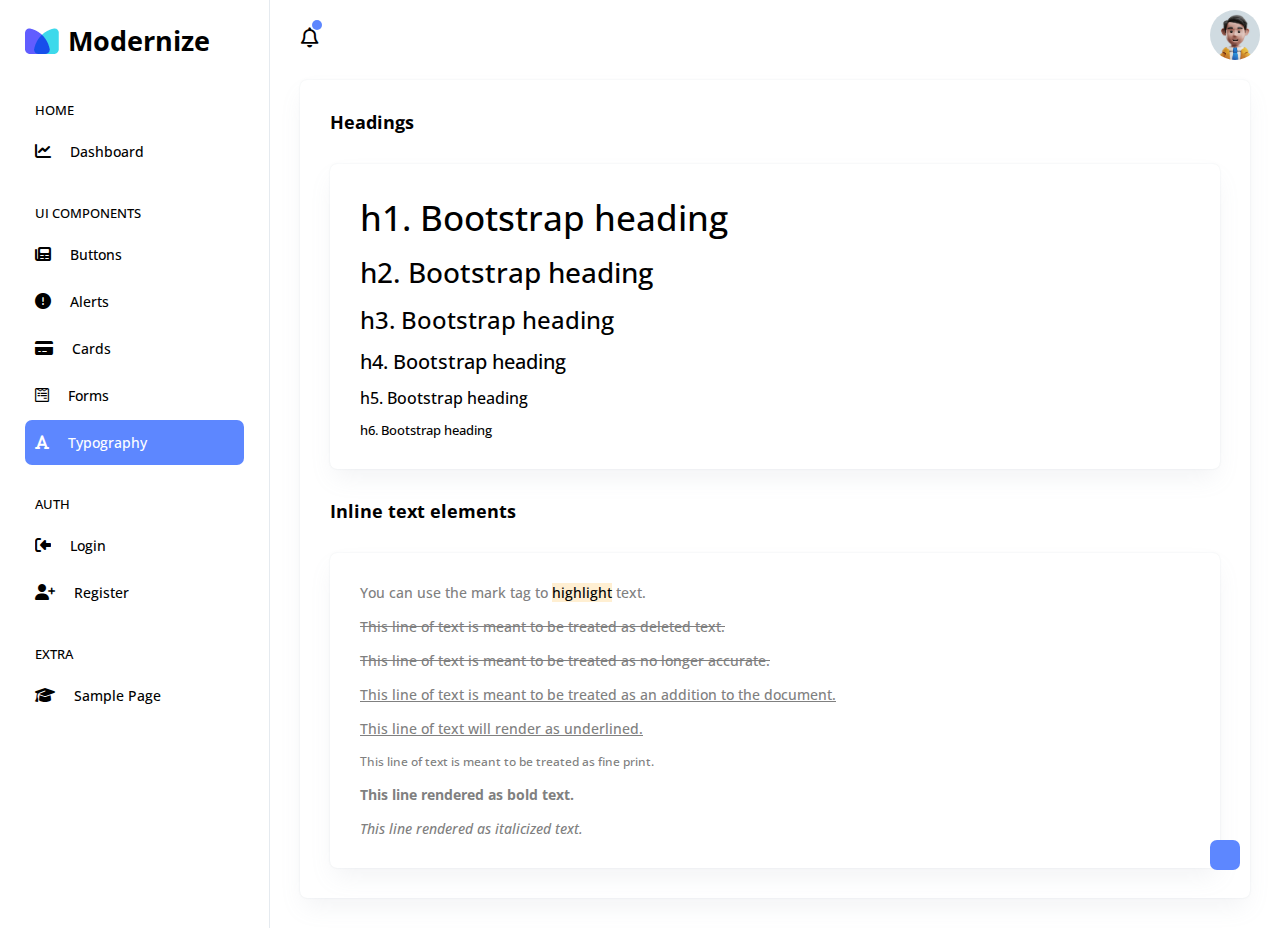
<file: typ.html>
<!DOCTYPE html>
<html lang="en">
<head>
    <meta charset="utf-8">
    <meta http-equiv="X-UA-Compatible" content="IE=edge" />
    <meta name="viewport" content="width=device-width, initial-scale=1.0" />
    <title>Modernize</title>
    <!-- *Font Awesome -->
    <link rel="stylesheet" href="css/all.min.css">
    <!-- *Css الملف الاساسي بتاع ال  -->
    <link rel="stylesheet" href="css/main.css">
     <!-- *Google Font -->
     <link rel="preconnect" href="https://fonts.googleapis.com">
     <link rel="preconnect" href="https://fonts.gstatic.com" crossorigin>
     <link href="https://fonts.googleapis.com/css2?family=Open+Sans:ital,wght@0,300;0,400;0,500;0,600;0,700;0,800;1,300;1,400;1,500;1,600;1,700;1,800&display=swap" rel="stylesheet">
</head>
<body>
    <div class="page">
        <!-- Start Links -->
        <div class="links">
            <div class="imge">
                <img src="img/favicon.png" alt="">
                <span>Modernize</span>
            </div>
            <div class="link">
                <ul>
                    <li class="one">HOME</li>
                    <li class="two">
                        <a href="index.html">
                            <i class="fa-solid fa-chart-line"></i>
                            <span>Dashboard</span>
                        </a>
                    </li>
                    <li class="three">UI COMPONENTS</li>
                    <li class="four">
                        <a href="button.html">
                            <i class="fa-solid fa-newspaper"></i>
                            <span>Buttons</span>
                        </a>
                    </li>
                    <li class="five">
                        <a  href="alert.html">
                            <i class="fa-solid fa-circle-exclamation"></i>
                            <span>Alerts</span>
                        </a>
                    </li>
                    <li class="six">
                        <a href="card.html">
                            <i class="fa-solid fa-credit-card"></i>
                            <span>Cards</span>
                        </a>
                    </li>
                    <li class="seven">
                        <a href="form.html">
                            <i class="fa-brands fa-wpforms"></i>
                            <span>Forms</span>
                        </a>
                    </li>
                    <li class="font">
                        <a  class="active" href="typ.html">
                            <i class="fa-solid fa-font"></i>
                            <span>Typography</span>
                        </a>
                    </li>
                    <li class="auth">AUTH</li>
                    <li class="bracket">
                        <a href="log.html">
                            <i class="fa-solid fa-right-to-bracket fa-flip-horizontal"></i>
                            <span>Login</span>
                        </a>
                    </li>
                    <li class="plus">
                        <a href="add.html">
                            <i class="fa-solid fa-user-plus"></i>
                            <span>Register</span>
                        </a>
                    </li>
                    <li class="extra">EXTRA</li>
                    <li class="solid">
                        <a href="simpel.html">
                            <i class="fa-solid fa-graduation-cap fa-fw"></i>
                            <span>Sample Page</span>
                        </a>
                    </li>
                </ul>
            </div>
        </div>
        <!-- End Links -->
        <div class="body">
                <div class="box-one">
                    <div class="icon">

                        <i class="fa-regular fa-bell fa-lg"></i>
                    </div>
                    <div class="info">
                        <img src="img/user-1.jpg" alt="">
                    </div>
                </div>
                <!-- ٍStart Page  -->
                <div class="types">
                    <div class="type">
                        <div class="head-one">
                            <h5>Headings</h5>
                        </div>
                        <div class="type-one">
                            <h1>h1. Bootstrap heading</h1>
                            <h2>h2. Bootstrap heading</h2>
                            <h3>h3. Bootstrap heading</h3>
                            <h4>h4. Bootstrap heading</h4>
                            <h5>h5. Bootstrap heading</h5>
                            <h6>h6. Bootstrap heading</h6>
                        </div>
                        <div class="head-one">
                            <h5 class="one">Inline text elements</h5>
                        </div>
                        <div class="type-two">
                            <p class="one">You can use the mark tag to <span>highlight</span> text.</p>
                            <p class="two">This line of text is meant to be treated as deleted text.</p>
                            <p class="three">This line of text is meant to be treated as no longer accurate.</p>
                            <p class="four">This line of text is meant to be treated as an addition to the document.</p>
                            <p class="five">This line of text will render as underlined.</p>
                            <p class="six">This line of text is meant to be treated as fine print.</p>
                            <p class="seven">This line rendered as bold text.</p>
                            <p class="end">This line rendered as italicized text.</p>
                        </div>
                    </div>
                </div>
            </div>
        </div>
</body>
</html>
</file>
<file: css/main.css>
* {
    box-sizing: border-box;
   -webkit-box-sizing: border-box;
   -moz-box-sizing: border-box;
}
body {
    font-family: "Open Sans", sans-serif;
    margin: 0;
    font-weight: 500;
}
*:focus {
    outline: none;
}
a {
    text-decoration: none;
}
ul {
    list-style: none;
    padding: 0;
}
::-webkit-scrollbar {
    width: 10px;
}
::-webkit-scrollbar-track {
    background-color: white;
}
::-webkit-scrollbar-thumb {
    background-color: #5D87FF;
}
::-webkit-scrollbar-thumb:hover {
    background-color: #5D87FF;
}
.page {
    display: flex;
}
.page .links {
    width: 270px;
    padding: 25px;
    background-color: #fff;
    border-right: 1px solid rgb(229,234,239);
}
@media  (max-width: 600px) {
    .page .links {
        display: none;
    }
}
.links .imge {
    height: 26px;
}
.links .imge span {
    font-size: 27px;
    font-weight: bold;
    margin-left: 5px;
    position: relative;
    top: -3px;
}
.link ul li a:hover:not(.active) {
    background-color: rgba(93,135,255,0.1);
    color: #5D87FF;
}
.link ul li a.active {
    color: #fff;
    background-color: #5D87FF;
}
.page .links .link {
    margin-top: 50px;
}
.link .one {
    padding: 0 10px;
    font-size: 13px;
}
.link .one a {
    color: black;
}
.link .two {
    padding: 10px 0;
    margin-bottom: 20px;
}
.link .three {
    color: black;
    padding: 0 10px;
    font-size: 13px;
}
.link .four {
    padding: 10px 0 2px 0;
}
.link .five {
    padding: 0 0 2px 0;
}
.link .six {
    padding: 0 0 2px 0;
}
.link a {
    display: block;
    width: 100%;
    padding: 10px;
    border-radius: 7px;
    color: black;
    line-height: 25px;
    transition: 0.3s;
}
.link span {
    font-size: 14px;
    margin-left: 15px;
}
.link .seven {
    padding:  0 0 2px;
}
.link .font {
    margin-bottom: 20px;
    padding: 0 0 10px 0;
}
.link .auth {
    padding: 0 10px 10px 10px;
    font-size: 13px;
}
.link .bracket {
    padding: 0 0 2px 0;
}
.link .plus {
    padding: 0 0 10px 0;
    margin-bottom: 20px;
}
.link .extra {
    padding: 0 10px 10px 10px;
    font-size: 13px;
}
@media (max-width: 991px) {
    .page .links {
        width: 225px;
        padding: 18px;
    }
}
@media (max-width: 767px) {
    .page .links {
        width: 170px;
        padding: 8px;
        height: auto;
    }
    .links .imge img {
        display: block;
        margin: 0 auto 5px;
    }
    .links .imge span {
        font-size: 27px;
        margin: auto;
        display: block;
        font-weight: bold;
        text-align: center;
    
    }
}
@media (max-width: 340px) {
    .page .links {
        width: 100px;
        padding: 4px;
    }
    .links .imge span {
        font-size: 14px;
    }
    .link a {
        padding: 6px;
        line-height: 15px;
    }
    .link span {
        font-size: 10px;
        margin-left: 2px;
    }
    .link .one {
        font-size: 8px;
    }
    .link .three {
        font-size: 8px;
    }
    .link .auth {
        font-size: 8px;
    }
    .link .extra {
        font-size: 8px;
    }
}
.page .body {
    flex: 1;
    position: relative;
    overflow-x: auto;
}
.page .body::before {
    bottom: 30px;
    content: "";
    position: fixed;
    right: 40px;
    width: 30px;
    height: 30px;
    background-color: #5D87FF;
    border-radius: 7px;
}
.body .box-one {
    position: fixed;
    display: flex;
    justify-content: space-between;
    align-items: center;
    padding: 10px 20px;
    width: -webkit-fill-available;
    z-index: 100;
    background-color: #fff;
}
.body .info img {
    width: 50px;
    height: 50px;
    border-radius: 50%;
}
.body .icon {
    position: relative;
    cursor: pointer;
    width: 40px;
    height: 40px;
    border-radius: 50%;transition: 0.3s;
}
.body .icon i {
    left: 11px;
    position: absolute;
    top: 19px;
}
.body .icon::before {
    content: "";
    position: absolute;
    width: 10px;
    height: 10px;
    background-color: #5D87FF;
    border-radius: 50%;
    left: 22px;
    top: 2px;
}
.body .icon:hover {
    background-color: rgba(93,135,255,0.1);
    color: #5D87FF;
}
.body .did {
    padding: 80px 30px 0;
    display: flex;
    gap: 30px;
    margin-bottom: 30px;
}
.body .did .box {
    display: flex;
    width: 60%;
    padding: 20px;
    border-radius: 7px;
    flex-wrap: wrap;
    justify-content: space-between;
    box-shadow: rgba(145,158,171,0.2) 0px 0px 2px 0px,rgba(145,158,171,0.12) 0px 12px 24px -4px;
}
.body .did .info-one {
    width: 50%;
}
.body .did .info-one h5 {
    margin: 0;
    font-size: 20px;
    font-weight: bold;
}
.body .did .info-two select {
    padding: 8px;
    border-radius: 7px;
    border: 1px solid #eee;
}
.body .did .info-three {
    margin-top: 25px;
    width: 100%;
}
.body .did .info-three img {
    width: 100%;
}
.did .box-two {
    box-shadow: rgba(145,158,171,0.2) 0px 0px 2px 0px,rgba(145,158,171,0.12) 0px 12px 24px -4px;
    padding: 20px;
    width: 100%;
    border-radius: 7px;
    position: relative;
    height: 46%;
}
.did .box-two h5 {
    margin: 0;
    margin-bottom: 20px;
    font-size: 25px;
}
.did .box-two span {
    display: block;
}
.did .box-two span.one {
    font-size: 30px;
    margin-bottom: 10px;
}
.did .box-two span.two {
    margin-bottom: 10px;
    color: gray;
    font-size: 14px;
}
.did .box-two span.none {
    display: inline;
    position: relative;
    margin-left: 20px;
    font-size: 15px;
    font-weight: 300;
}
.did .box-two span.none::before {
    content: "";
    position: absolute;
    width: 10px;
    height: 10px;
    background-color: rgb(93,135,255);
    left: -22px;
    border-radius: 50%;
    top: 5px;
}
.did .box-two span.none-two {
    display: inline;
    margin-left: 40px;
    position: relative;
    font-size: 15px;
    font-weight: 300;
}
.did .box-two span.none-two::before {
    content: "";
    position: absolute;
    width: 10px;
    height: 10px;
    background-color: rgb(93,135,255);
    opacity: 0.1;
    left: -22px;
    border-radius: 50%;
    top: 5px;
}
.did .box-two .cr {
    position: absolute;
    width: 90px;
    height: 90px;
    background-color: #fff;
    right: 20px;
    top: 80px;
    border-radius: 50%;
    border: 10px solid ;
    border-bottom-color: #5D88ffd1;
    border-right-color: #5d88ffd1;
    border-top-color: #5d88ff0d;
    border-left-color: #5d88ff36;
}
.did .per {
    flex: 1;
    display: flex;
    flex-wrap: wrap;
    gap: 30px;
}
.did .box-three {
    box-shadow: rgba(145,158,171,0.2) 0px 0px 2px 0px,rgba(145,158,171,0.12) 0px 12px 24px -4px;
    padding: 20px;
    width: 100%;
    border-radius: 7px;
    height: 47%;
    overflow: hidden;
    position: relative;
}
.did .box-three h5,
.did .box-three h4 {
    margin: 0;
}
.did .box-three img {
    width: 100%;
}
.did .box-three h4 {
    margin: 0;
    margin-bottom: 20px;
    font-size: 25px;
}
.did .box-three h5 {
    font-size: 30px;
    margin-bottom: 10px;
}
.did .box-three span {
    margin-bottom: 10px;
    color: gray;
    font-size: 14px;
}

@media (max-width: 991px) {
       .did {
        flex-direction: column;
       }
       .did .box {
         width: 100% !important;
       }
       .did .per {
        width: 100%;
        flex-wrap: nowrap;
       }
       .did .box-two {
        width: 50%;
        height: auto;
       }
       .did .box-three {
        width: 50%;
        height: auto;
       }
       .did .box-two span.two {
        margin-bottom: 20px;
       }
}
@media (max-width: 767px) {
    .did {
        margin-bottom: 60px !important;

    }
    .did .per {
        flex-wrap: wrap;
        height: 400px;
        gap: 30px;
    }
    .did .box-two {
        width: 100%;
        height: 50%;
       }
       .did .box-three {
        width: 100%;
        height: 50%;
       }
       .did .box-three img {
        display: none;
       }
}
@media (max-width: 470px) {
    .did .box-two .cr {
        right: 2px;
        top: 60px;
    }
}
@media (max-width: 470px) {
    .did .box-two h5 {
        font-size: 12px;
        margin-bottom: 10px;
    }
    .did .box-two .one {
        font-size: 18px !important;
    }
    .did .box-two .two {
        margin-bottom: 10px;
    }
    .did .box-two .none {
        margin-left: 10px !important;
        font-size: 10px !important;
    }
    .did .box-two .none::before {
        top: 4px !important;
        width: 5px !important;
        height: 5px !important;
        margin-left: 10px !important;
    }
    .did .box-two .none-two {
        margin-left: 30px !important;
        font-size: 10px !important;
    }
    .did .box-two .none-two::before {
        top: 4px !important;
        width: 5px !important;
        height: 5px !important;
        margin-left: 10px !important;
    }
    .did .box-two .cr {
        right: 0px;
        top: 30px;
        border: 6px solid;
        width: 50px;
        height: 50px;
        border-bottom-color: #5D88ffd1;
        border-right-color: #5d88ffd1;
        border-top-color: #5d88ff0d;
        border-left-color: #5d88ff36;
    }
}
@media (max-width: 240px) {
    .did {
    padding: 80px 0 0 !important;
    }
}
/* Start Did-Two */
.padding {
    padding: 0 30px 0;
    display: flex;
    flex-wrap: wrap;
    margin-bottom: 30px;
    gap: 30px;
}
.did-two {
    display: flex;
    flex-wrap: wrap;
    padding: 20px 20px 0;
    border-radius: 7px;
    width: 35%;
    box-shadow: rgba(145,158,171,0.2) 0px 0px 2px 0px,rgba(145,158,171,0.12) 0px 12px 24px -4px;

}
.did-two .head {
    width: 100%;
}
.did-two .head h5 {
    margin: 0;
    padding: 20px;
    font-size: 20px;
}
.did-two ul li {
    display: flex;
    min-height: 70px;
}
.did-two ul li .all-time {
    padding: 10px;
    margin-right: 10px;
    min-width: 90px;
    text-align: right;
    position: relative;
}
.did-two ul li .all-time::before {
    content: "";
    position: absolute;
    width: 10px;
    height: 10px;
    background-color: white;
    border: 2px solid #5D87FF;
    right: -27px;
    top: 12px;
    margin: 0 10px 0 10px;
    border-radius: 50%;
    z-index: 11;
}
.did-two ul li .all-info {
    padding: 10px 10px 0px 10px;
    margin-left: 10px;
}
.did-two ul li .all-info a {
    display: block;
    font-weight: 300;
}
.did-two ul li .text-two {
    font-weight: bold;
}
.did-two ul li .text-four {
    font-weight: bold;
}
.did-two ul li .text-five {
    font-weight: bold;
}
@media (max-width: 1200px) {
    .did-two {
        width: 100%;
    } 
}
@media (max-width: 470px) {
    .did-two .head h5 {
        font-size: 14px;
    }
    .did-two ul li .all-time {
        margin-right: 0;
        padding: 10px;
        min-width: 58px;
        position: relative;
        font-size: 8px;
    }
    .did-two ul li .all-info {
        margin-left: 0;
        font-size: 8px;
    }
    .did-two ul li .all-time::before {
        content: "";
        position: absolute;
        width: 4px;
        height: 4px;
        background-color: white;
        border: 1px solid #5D87FF;
        right: -13px;
        top: 13px;
        margin: 0 10px 0 10px;
        border-radius: 50%;
        z-index: 11;
    }
}
/* End Did-Two */
/* Start Did-Three */
.did-three {
    flex: 1;
    padding: 20px;
    box-shadow: rgba(145,158,171,0.2) 0px 0px 2px 0px,rgba(145,158,171,0.12) 0px 12px 24px -4px;
    border-radius: 7px;
    overflow: auto;
}
.did-three .tab table {
    width: 100%;
    white-space: nowrap;
}
.did-three .uesr {
    overflow-x: auto;
}
.did-three .uesr h5 {
    margin: 0;
    font-size: 20px;
    padding: 20px;
}
.did-three  h5 {
    margin: 0;
    font-size: 15px;
    padding: 20px;
}
.did-three .tab h5.num {
    padding: 20px 20px 0px 20px;
    text-align: center;
}
.did-three .tab h5.yes {
    padding-bottom: 0;
    margin-bottom: 5px;
}
.did-three .tab span {
    display: block;
    padding: 20px;
}
.did-three .tab span.no {
    padding: 0 20px;
    display: block;
}
.did-three .tab span.blue {
        color: white;
        font-size: 14px;
        background-color: rgb(93,135,255);
        border-radius: 35px;
        padding: 10px 20px;
        width: fit-content;
        margin-left: 12px;
}
.did-three .tab span.black {
    color: white;
        font-size: 14px;
        background-color: rgb(73,190,255);
        border-radius: 35px;
        padding: 10px 20px;
        width: fit-content;
        margin-left: 12px;
}
.did-three .tab span.green {
    color: white;
    font-size: 14px;
    background-color: rgb(250,137,107);
    border-radius: 35px;
    padding: 10px 20px;
    width: fit-content;
    margin-left: 12px;
}
.did-three .tab span.red {
    color: white;
    font-size: 14px;
    background-color: #13DEB9;
    border-radius: 35px;
    padding: 10px 20px;
    width: fit-content;
    margin-left: 12px;
}
.did-three .tab h5.num-1 {
    padding: 20px 20px 0;
    text-align: center;
}
/* End Did-Three */
/* Start Boxs  */
.body .boxs {
    width: 100%;
    padding: 0 30px 0;
    display: grid;
    grid-template-columns: repeat(auto-fill, minmax(200px, 1fr));
    gap: 30px;
    border-radius: 7px;
    margin-bottom: 30px;
}
.boxs .boxs-one {
    border-radius: 7px;
    box-shadow: rgba(145,158,171,0.2) 0px 0px 2px 0px,rgba(145,158,171,0.12) 0px 12px 24px -4px;
    overflow: hidden;
}
.boxs .boxs-one .imgs img {
    width: 100%;
}
.boxs .boxs-one .info {
    padding: 20px;
}
.boxs .boxs-one .info h5 {
    margin: 0;
    font-size: 16px;
    margin-bottom: 10px;
}
.boxs .boxs-one .info span {
    font-size: 13px;
    margin-right: 16px;
}
.boxs .boxs-one .info span em {
    text-decoration: line-through;
    color: gray;
}
.boxs .boxs-one .info i {
    color: gold;
    font-size: 10px;
}
/* End Boxs  */
/* Start Footer */
footer p {
    padding: 20px;
    text-align: center;
    line-height: 20px;
}
footer p a {
    color: #5D87FF;
}
footer p a:first-child {
    border-bottom: 1px solid #5D87FF;
}
/* End Footer */
/* End One Page  */
.all-buttons {
    padding: 80px 30px 0;
}
.all-buttons .buttons {
    padding: 30px;
    border-radius: 7px;
    box-shadow: rgba(145,158,171,0.2) 0px 0px 2px 0px,rgba(145,158,171,0.12) 0px 12px 24px -4px;
}
.all-buttons .buttons h5 {
    margin: 0;
    margin-bottom: 20px;
    font-size: 18px;
}
.all-buttons .buttons .btn-one {
    width: 100%;
    border-radius: 7px;
    box-shadow: rgba(145,158,171,0.2) 0px 0px 2px 0px,rgba(145,158,171,0.12) 0px 12px 24px -4px;
    padding: 20px;
    margin-bottom: 30px;
}
.all-buttons .buttons .btn-one button {
    padding: 10px 17px;
    margin: 5px 3px;
    border-radius: 7px;
    color: white;
    transition: 0.3s;
    cursor: pointer;
    font-size: 14px;
}
.all-buttons .buttons .btn-one button.bt-1 {
    background-color: #5D87FF;
    border: 2px solid #5D87FF
}
.all-buttons .buttons .btn-one button.bt-2 {
    background-color: #49BEFF;
    border: 2px solid #49BEFF;
}
.all-buttons .buttons .btn-one button.bt-3 {
    background-color: #13DEB9;
    border: 2px solid #13DEB9;
}
.all-buttons .buttons .btn-one button.bt-4 {
    background-color: #FA896B;
    border: 2px solid #FA896B;
}
.all-buttons .buttons .btn-one button.bt-5 {
    background-color: #FFAE1F;
    border: 2px solid #FFAE1F;
}
.all-buttons .buttons .btn-one button.bt-6 {
    background-color: #539BFF;
    border: 2px solid #539BFF;
}
.all-buttons .buttons .btn-one button.bt-7 {
    background-color: #F6F9FC;
    border: 2px solid #F6F9FC;
    color: black;
}
.all-buttons .buttons .btn-one button.bt-8 {
    background-color: #2A3547;
    border: 2px solid #2A3547;
}
.all-buttons .buttons .btn-one button.bt-9 {
    background-color: transparent;
    border: 2px solid transparent;
    text-decoration: underline;
    color: black;
}
.all-buttons .buttons .btn-one button.bt-1:hover {
    background-color: #4784d9;
    border-color: #4784d9;
}
.all-buttons .buttons .btn-one button.bt-2:hover {
    background-color: #3ea2d9;
    border-color: #3ea2d9;
}
.all-buttons .buttons .btn-one button.bt-3:hover{
    background-color: #10bd9d;
    border-color: #10bd9d;
}
.all-buttons .buttons .btn-one button.bt-4:hover {
    background-color: #d5745b;
    border-color: #d5745b;
}
.all-buttons .buttons .btn-one button.bt-5:hover {
    background-color: #d9941a;
    border-color: #d9941a;
}
.all-buttons .buttons .btn-one button.bt-6:hover {
    background-color: #4784d9;
    border-color: #4784d9;
}
.all-buttons .buttons .btn-one button.bt-7:hover {
    background-color: #d1d4d6;
    border-color: #d1d4d6;
}
.all-buttons .buttons .btn-one button.bt-8:hover {
    background-color: #4a5363;
    border-color: #4a5363;
}
/*  */
.all-buttons .buttons .btn-two {
    width: 100%;
    border-radius: 7px;
    box-shadow: rgba(145,158,171,0.2) 0px 0px 2px 0px,rgba(145,158,171,0.12) 0px 12px 24px -4px;
    padding: 20px;
}
.all-buttons .buttons .btn-two button {
    padding: 10px 17px;
    margin: 5px 3px;
    border-radius: 7px;
    color: white;
    transition: 0.3s;
    cursor: pointer;
    font-size: 14px;
    background-color: transparent;
}
.all-buttons .buttons .btn-two button.bt-11 {
    color: #5D87FF;
    border: 2px solid #5D87FF;
}
.all-buttons .buttons .btn-two button.bt-22 {
    color: #49BEFF;
    border: 2px solid #49BEFF;
}
.all-buttons .buttons .btn-two button.bt-33 {
    color: #13DEB9;
    border: 2px solid #13DEB9;
}
.all-buttons .buttons .btn-two button.bt-44 {
    color: #FA896B;
    border: 2px solid #FA896B;
}
.all-buttons .buttons .btn-two button.bt-55 {
    color: #FFAE1F;
    border: 2px solid #FFAE1F;
}
.all-buttons .buttons .btn-two button.bt-66 {
    color: #4784d9;
    border: 2px solid #4784d9;
}
.all-buttons .buttons .btn-two button.bt-77 {
    color: #F6F9FC;
    border: 2px solid #F6F9FC;
}
.all-buttons .buttons .btn-two button.bt-88 {
    color: #000;
    border: 2px solid #000;
}
.all-buttons .buttons .btn-two button.bt-99 {
    color: #000;
    border: 2px solid transparent;
}
/* hover */
.all-buttons .buttons .btn-two button.bt-11:hover {
    background-color: #5D87FF;
    color: white;
}
.all-buttons .buttons .btn-two button.bt-22:hover {
    background-color: #49BEFF;
    color: white;
}
.all-buttons .buttons .btn-two button.bt-33:hover {
    color: white;
    background-color: #13DEB9;
}
.all-buttons .buttons .btn-two button.bt-44:hover {
    color: white;
    background-color: #FA896B;
}
.all-buttons .buttons .btn-two button.bt-55:hover {
    color: white;
    background-color: #FFAE1F;
}
.all-buttons .buttons .btn-two button.bt-66:hover {
    color: white;
    background-color: #4784d9;
}
.all-buttons .buttons .btn-two button.bt-77:hover {
    background-color: #F6F9FC;
    color: #000;
}
.all-buttons .buttons .btn-two button.bt-88:hover {
    background-color: #000;
    color: white;
}
/* End Pega Two */
.alerts {
    padding: 80px 30px 0;
}
.alerts .alert {
    padding: 30px;
    border-radius: 7px;
    box-shadow: rgba(145,158,171,0.2) 0px 0px 2px 0px,rgba(145,158,171,0.12) 0px 12px 24px -4px;
}
.alerts .alert .head-one h5 {
    margin: 0;
    margin-bottom: 20px;
    font-size: 20px;
}
.alerts .alert .divs {
    width: 100%;
    border-radius: 7px;
    box-shadow: rgba(145,158,171,0.2) 0px 0px 2px 0px,rgba(145,158,171,0.12) 0px 12px 24px -4px;
    padding: 20px;
}
.alerts .alert .divs p {
    padding: 20px 15px;
    border-radius: 7px;
    font-size: 14px;
}
.alerts .alert .divs p.d-1 {
    margin-top: 0;
    background-color: #dfe7ff;
    border: 2px solid #becfff;
    color: #4a6ccc;
}
.alerts .alert .divs p.d-2 {
    background-color: #F6F9FC;
    border: 2px solid #EAEFF4;
    color: #2A3547;
}
.alerts .alert .divs p.d-3 {
    background-color: #d0f8f1;
    border: 2px solid #a1f2e3;
    color: #0fb294;
}
.alerts .alert .divs p.d-4 {
    background-color: #fee7e1;
    border: 2px solid #fdd0c4;
    color: #c86e56;
}
.alerts .alert .divs p.d-5 {
    background-color: #ffefd2;
    border: 2px solid #ffdfa5;
    color: #996813;
}
.alerts .alert .divs p.d-6 {
    background-color: #ddebff;
    border: 2px solid #bad7ff;
    color: #325d99;
}
.alerts .alert .divs p.d-7 {
    background-color: #fbfcfe;
    border: 2px solid #EAEFF4;
    color: #2A3547;
}
.alerts .alert .divs p.d-8 {
    margin-bottom: 0;
    background-color: #7C8FAC;
    border: 2px solid #5A6A85;
    color: #495057;
}
/* End Page Three */
.cards {
    padding: 80px 30px 0;
}
.cards .card {
    padding: 30px;
    border-radius: 7px;
    box-shadow: rgba(145,158,171,0.2) 0px 0px 2px 0px,rgba(145,158,171,0.12) 0px 12px 24px -4px;
    display: flex;
    align-items: flex-start;
    gap: 30px;
}
.cards .card p {
    line-height: 22px;
}
.cards .card .head-one h5 {
    margin-top: 0;
    font-size: 18px
}
.cards .card .card-one {
    width: 33%;
}
.cards .card .card-one .img {
    box-shadow: rgba(145,158,171,0.2) 0px 0px 2px 0px,rgba(145,158,171,0.12) 0px 12px 24px -4px;
    overflow: hidden;
    border-radius: 7px 7px 0px 0px;
}
.cards .card .card-one .img img {
    width: 100%;
    display: block;
}
.cards .card .card-one .info {
    border-radius: 7px;
    padding: 25px;
    box-shadow: rgba(145,158,171,0.2) 0px 0px 2px 0px,rgba(145,158,171,0.12) 0px 12px 24px -4px;
    border-radius:  0 0 7px 7px;
}
.cards .card .card-one .info h5 {
    margin: 0;
    font-size: 18px;
}
.cards .card .card-one .info p {
    color: gray;
}
.cards .card .card-one .info a {
    display: block;
    padding: 10px;
    width: fit-content;
    background-color: #539BFF;
    border-radius: 7px;
    color: white;
    transition: 0.3s;
}
.cards .card .card-one .info a:hover {
    background-color: #4784d9;
}
.cards .card .card-two {
    width: 33%;
}
.cards .card .card-two .info-one {
    border-radius: 7px;
    box-shadow: rgba(145,158,171,0.2) 0px 0px 2px 0px,rgba(145,158,171,0.12) 0px 12px 24px -4px;
}
.cards .card .card-two .span {
    border-radius: 7px 7px  0 0;
    padding: 25px;
    background-color: #5a6a8508;
    color: gray;
}
.cards .card .card-two .span-one {
    padding: 25px;
}
.cards .card .card-two .span-one h5 {
    margin: 0;
    font-size: 18px;
}
.cards .card .card-two .span-one p {
    color: gray;
}
.cards .card .card-two .span-one a {
    display: block;
    padding: 10px;
    width: fit-content;
    background-color: #539BFF;
    border-radius: 7px;
    color: white;
    transition: 0.3s;
}
.cards .card .card-two .span-one a:hover {
    background-color: #4784d9;

}
.cards .card .card-three {
    width: 33%;
}
.cards .card .card-three .span-two {
    padding: 25px;
    border-radius: 7px;
    box-shadow: rgba(145,158,171,0.2) 0px 0px 2px 0px,rgba(145,158,171,0.12) 0px 12px 24px -4px;
}
.cards .card .card-three .span-two h5 {
    margin: 0;
    font-size: 18px;
}
.cards .card .card-three .span-two span {
    font-size: 14px;
    color: gray;
}
.cards .card .card-three p {
    color: gray;
}
.cards .card .card-three a {
    color: #539BFF;
    transition: 0.3s;
}
.cards .card .card-three a:last-child {
    margin-left: 25px;
}
.cards .card .card-three a:hover {
    opacity: 0.6;
}
@media (max-width: 991px) {
    .cards .card {
        flex-wrap: wrap;
    }
    .cards .card .card-one,
    .cards .card .card-two,
    .cards .card .card-three {
        width: 100%;
    }
}
/* End Page Four */
.forms {
    padding: 80px 30px 0;
}
.forms .form {
    padding: 30px;
    border-radius: 7px;
    box-shadow: rgba(145,158,171,0.2) 0px 0px 2px 0px,rgba(145,158,171,0.12) 0px 12px 24px -4px;
    margin-bottom: 40px;
}
.forms .form .head-one h5 {
    margin-top: 0;
    margin-bottom: 30px;
    font-size: 18px;
}
.forms .form .form-one {
    margin-bottom: 30px;
    padding: 30px;
    width: 100%;
    border-radius: 7px;
    box-shadow: rgba(145,158,171,0.2) 0px 0px 2px 0px,rgba(145,158,171,0.12) 0px 12px 24px -4px;
}
.forms .form form .l-1 {
    display: block;
    font-weight: bold;
    font-size: 14px;
    cursor: pointer;
}
.forms .form form .text {
    width: 100%;
    padding: 12px 18px;
    color: #5A6A85;
    border-radius: 7px;
    border: 1px solid #DFE5EF;
    transition: 0.3s;
}
.forms .form form .text:focus {
    border-color: #aec3ff;
}
.forms .form form span {
    display: block;
    font-size: 12px;
    margin-top: 4px;
    margin-bottom: 25px;
    color: grey;
}
.forms .form form .l-2 {
    display: block;
    font-size: 14px;
    font-weight: bold;
    cursor: pointer;
}
.forms .form form .pass {
    width: 100%;
    padding: 12px 18px;
    color: #5A6A85;
    border-radius: 7px;
    border: 1px solid #DFE5EF;
    margin-bottom: 20px;
    transition: 0.3s;
}
.forms .form form .pass:focus {
    border-color: #aec3ff;
}
.forms .form form .check {
    appearance: none;
}
.forms .form form .l-3 {
    position: relative;
    padding-left: 30px;
    cursor: pointer;
    font-size: 14px;
    color: gray;
}
.forms .form form .l-3::before {
    content: "";
    position: absolute;
    left: 0;
    top: 50%;
    width: 14px;
    height: 14px;
    margin-top: -9px;
    border-radius: 4px;
    border: 1px solid #aec3ff;
}
.forms .form form .l-3::after {
    font-family: var(--fa-style-family-classic);
    content: "\f00c";
    font-weight: 900;
    position: absolute;
    left: 0;
    top: 50%;
    margin-top: -9px;
    border-radius: 4px;
    background-color: #539BFF;
    color: white;
    font-size: 12px;
    width: 17px;
    height: 17px;
    display: flex;
    justify-content: center;
    align-items: center;
    transform: scale(0) rotate(360deg);
    transition: 0.3s;
}
.forms .form .form-one input[type="checkbox"]:checked + .l-3::after {
    transform: scale(1);
}
.forms .form form .submit {
    display: block;
    margin-top: 19px;
    padding: 8px 16px;
    color: white;
    font-size: 14px;
    background-color: #539BFF;
    border: 1px solid #539BFF;
    border-radius: 7px;
    transition: 0.3s;
    cursor: pointer;
}
.forms .form form .submit:hover {
    background-color: #4784d9;
}
.forms .form .form-two {
    padding: 30px;
    width: 100%;
    border-radius: 7px;
    box-shadow: rgba(145,158,171,0.2) 0px 0px 2px 0px,rgba(145,158,171,0.12) 0px 12px 24px -4px;
}
.forms .form .form-two h4 {
    margin-top: 0;
    font-size: 28px;
    margin-bottom: 12px;
    font-weight: 300;
    color: #495057;
}
.forms .form .form-two .dis {
    background-color: #eaeff4;
    appearance: none;
}
.forms .form .form-two .subb {
    margin-bottom: 18px;
}
.forms .form .form-two .sub {
    opacity: 0.6;
    cursor: auto !important;
}
/* End Page Five */
.types {
    padding: 80px 30px 0;
}
.types .type {
    padding: 30px;
    border-radius: 7px;
    box-shadow: rgba(145,158,171,0.2) 0px 0px 2px 0px,rgba(145,158,171,0.12) 0px 12px 24px -4px;
    margin-bottom: 30px;
}
.types .type .head-one h5:not(.one) {
    margin-top: 0;
}
.types .type .head-one h5 {
    font-size: 18px;
}
.types .type .type-one {
    padding: 30px;
    border-radius: 7px;
    box-shadow: rgba(145,158,171,0.2) 0px 0px 2px 0px,rgba(145,158,171,0.12) 0px 12px 24px -4px;
}
.types .type .type-one h1 {
    margin-bottom: 0;
    font-weight: 500;
    margin-top: 0;
    font-size: 35px;
}
.types .type .type-one h2 {
    margin-bottom: 12px;
    font-weight: 500;
    margin-top: 12px;
    font-size: 28px;
}
.types .type .type-one h3 {
    margin-bottom: 12px;
    font-weight: 500;
    margin-top: 0;
    font-size: 24px;
}
.types .type .type-one h4 {
    margin-bottom: 12px;
    font-weight: 500;
    margin-top: 0;
    font-size: 20px;
}
.types .type .type-one h5 {
    margin-bottom: 12px;
    font-weight: 500;
    margin-top: 0;
    font-size: 16px;
}
.types .type .type-one h6 {
    margin-bottom: 0;
    font-weight: 500;
    margin-top: 0;
    font-size: 13px;
}
.types .type-two {
    padding: 30px;
    border-radius: 7px;
    box-shadow: rgba(145,158,171,0.2) 0px 0px 2px 0px,rgba(145,158,171,0.12) 0px 12px 24px -4px;
}
.types .type-two p {
    margin: 0;
    color: gray;
    font-size: 14px;
}
.types .type-two p.one {
    margin-bottom: 15px;
}
.types .type-two p.one span {
    background-color: #ffefd2;
    color: black;
}
.types .type-two p.two {
    margin-bottom: 15px;
    text-decoration: line-through;
}
.types .type-two p.three {
    margin-bottom: 15px;
    text-decoration: line-through;
}
.types .type-two p.four {
    margin-bottom: 15px;
    text-decoration: underline; 
}
.types .type-two p.five {
    margin-bottom: 15px;
    text-decoration: underline;
}
.types .type-two p.six {
    margin-bottom: 15px;
    font-size: 12px;
}
.types .type-two p.seven {
    margin-bottom: 15px;
    font-weight: bold;
}
.types .type-two p.end {
    font-style: italic;
}
/* End Page Six */
.page-one {
    position: relative;
}
.page-one .dod {
    min-height: 100vh !important;
    position: relative;
    overflow: hidden;
    display: flex;
    justify-content: center;
    align-items: center;
}
.page-one .dod::before {
    content: "";
    width: 100%;
    height: 100%;
    position: absolute;
    left: 0;
    top: 0;
    background: radial-gradient(rgb(210,241,223),rgb(211,215,250),rgb(186,216,244)) 0% 0%/400% 400%;
    z-index: -1;
    opacity: 0.8;
}
.page-one .dod .stop {
    box-shadow: rgba(145,158,171,0.2) 0px 0px 2px 0px,rgba(145,158,171,0.12) 0px 12px 24px -4px;
    padding: 30px;
    border-radius: 7px;
    background-color: #fff;
    width: 50%;
    z-index: 11;
}
.page-one .dod .stop .box-one {
    text-align: center;
}
.page-one .dod .stop .box-one a {
    color: black;
}
.page-one .dod .stop .box-one h5 {
    margin: 0;
    display: inline;
    font-size: 24px;
    position: relative;
    top: -3px;
}
.page-one .dod .stop .box-one span {
    display: block;
    color: gray;
    font-size: 14px;
    margin-top: 10px;
    margin-bottom: 10px;
}
.page-one .dod .stop .box-two .l-1 {
    display: block;
    font-weight: bold;
    font-size: 14px;
    cursor: pointer;
} 
.page-one .dod .stop .box-two .text {
    width: 100%;
    padding: 12px 18px;
    color: #5A6A85;
    border-radius: 7px;
    border: 1px solid #DFE5EF;
    margin-bottom: 18px;
    transition: 0.3s;
}
.page-one .dod .stop .box-two .text:focus {
    border-color: #aec3ff;
}
.page-one .dod .stop .box-two .l-2 {
    display: block;
    font-size: 14px;
    font-weight: bold;
    cursor: pointer;
} 
.page-one .dod .stop .box-two .pass {
    width: 100%;
    padding: 12px 18px;
    color: #5A6A85;
    border-radius: 7px;
    border: 1px solid #DFE5EF;
    margin-bottom: 20px;
    transition: 0.3s;

}
.page-one .dod .stop .box-two .pass:focus {
    border-color: #aec3ff;
} 
.page-one .dod .stop .box-two .ch {
    appearance: none;
} 
.page-one .dod .stop .box-two .l-3 {
    position: relative;
    padding-left: 30px;
    cursor: pointer;
    font-size: 14px;
    color: gray;
}
.page-one .dod .stop .box-two  .l-3::before {
    content: "";
    position: absolute;
    left: 0;
    top: 50%;
    width: 14px;
    height: 14px;
    margin-top: -9px;
    border-radius: 4px;
    border: 1px solid #aec3ff;
}
.page-one .dod .stop .box-two  .l-3::after {
    font-family: var(--fa-style-family-classic);
    content: "\f00c";
    font-weight: 900;
    position: absolute;
    left: 0;
    top: 50%;
    margin-top: -9px;
    border-radius: 4px;
    background-color: #539BFF;
    color: white;
    font-size: 12px;
    width: 17px;
    height: 17px;
    display: flex;
    justify-content: center;
    align-items: center;
    transform: scale(0) rotate(360deg);
    transition: 0.3s;
}
.page-one .dod .stop .box-two  input[type="checkbox"]:checked + label::after {
    transform: scale(1);
}
.page-one .dod .stop .box-two a.goo {
    display: inline-block;
    color: #539BFF;
    float: right;
    font-size: 14px;
} 
.page-one .dod .stop .box-two .sub {
    width: 100%;
    margin-top: 20px;
    padding: 12px 18px;
    border-radius: 7px;
    font-size: 18px;
    background-color: #539BFF;
    color: white;
    border: 1px solid #539BFF;
    cursor: pointer;
    transition: 0.3s;
} 
.page-one .dod .stop .box-two .sub:hover {
    background-color: #4784d9;
}
.page-one .dod .stop .box-two p {
    text-align: center;
    margin-bottom: 0;
    color: gray;
} 
.page-one .dod .stop .box-two p a {
    color: #539BFF;
} 
@media (max-width: 991px) {
    .page-one .dod .stop {
        width: 70%;
    }
}
@media (max-width: 767px) {
    .page-one .dod .stop {
        width: 90%;
    }
}
/*  */
.page-one .dod .stop .box-three .l-1 {
    display: block;
    font-weight: bold;
    font-size: 14px;
    cursor: pointer;
} 
.page-one .dod .stop .box-three .text {
    width: 100%;
    padding: 12px 18px;
    color: #5A6A85;
    border-radius: 7px;
    border: 1px solid #DFE5EF;
    margin-bottom: 18px;
    transition: 0.3s;
}
.page-one .dod .stop .box-three .text:focus {
    border-color: #aec3ff;
}
.page-one .dod .stop .box-three .l-3 {
    display: block;
    font-size: 14px;
    font-weight: bold;
    cursor: pointer;    
}
.page-one .dod .stop .box-three .em {
    width: 100%;
    padding: 12px 18px;
    color: #5A6A85;
    border-radius: 7px;
    border: 1px solid #DFE5EF;
    margin-bottom: 20px;
    transition: 0.3s;
}
.page-one .dod .stop .box-three .em:focus {
    border-color: #aec3ff;
}
.page-one .dod .stop .box-three .l-2 {
    display: block;
    font-size: 14px;
    font-weight: bold;
    cursor: pointer;
} 
.page-one .dod .stop .box-three .pass {
    width: 100%;
    padding: 12px 18px;
    color: #5A6A85;
    border-radius: 7px;
    border: 1px solid #DFE5EF;
    margin-bottom: 20px;
    transition: 0.3s;
}
.page-one .dod .stop .box-three .pass:focus {
    border-color: #aec3ff;
} 
.page-one .dod .stop .box-three .sub {
    width: 100%;
    margin-top: 20px;
    padding: 12px 18px;
    border-radius: 7px;
    font-size: 18px;
    background-color: #539BFF;
    color: white;
    border: 1px solid #539BFF;
    cursor: pointer;
    transition: 0.3s;
} 
.page-one .dod .stop .box-three .sub:hover {
    background-color: #4784d9;
}
.page-one .dod .stop .box-three p {
    text-align: center;
    margin-bottom: 0;
    color: gray;
} 
.page-one .dod .stop .box-three p a {
    color: #539BFF;
}
/*  */
.parint {
    padding: 80px 30px 0;
}
.parint .info {
    padding: 30px;
    border-radius: 7px;
    box-shadow: rgba(145,158,171,0.2) 0px 0px 2px 0px,rgba(145,158,171,0.12) 0px 12px 24px -4px;
}
.parint .info h5 {
    margin-top: 0;
    font-size: 18px;
    margin-bottom: 20px;
}
.parint .info p {
    margin: 0;
    font-size: 14px;
    color: gray;
}
</file>
